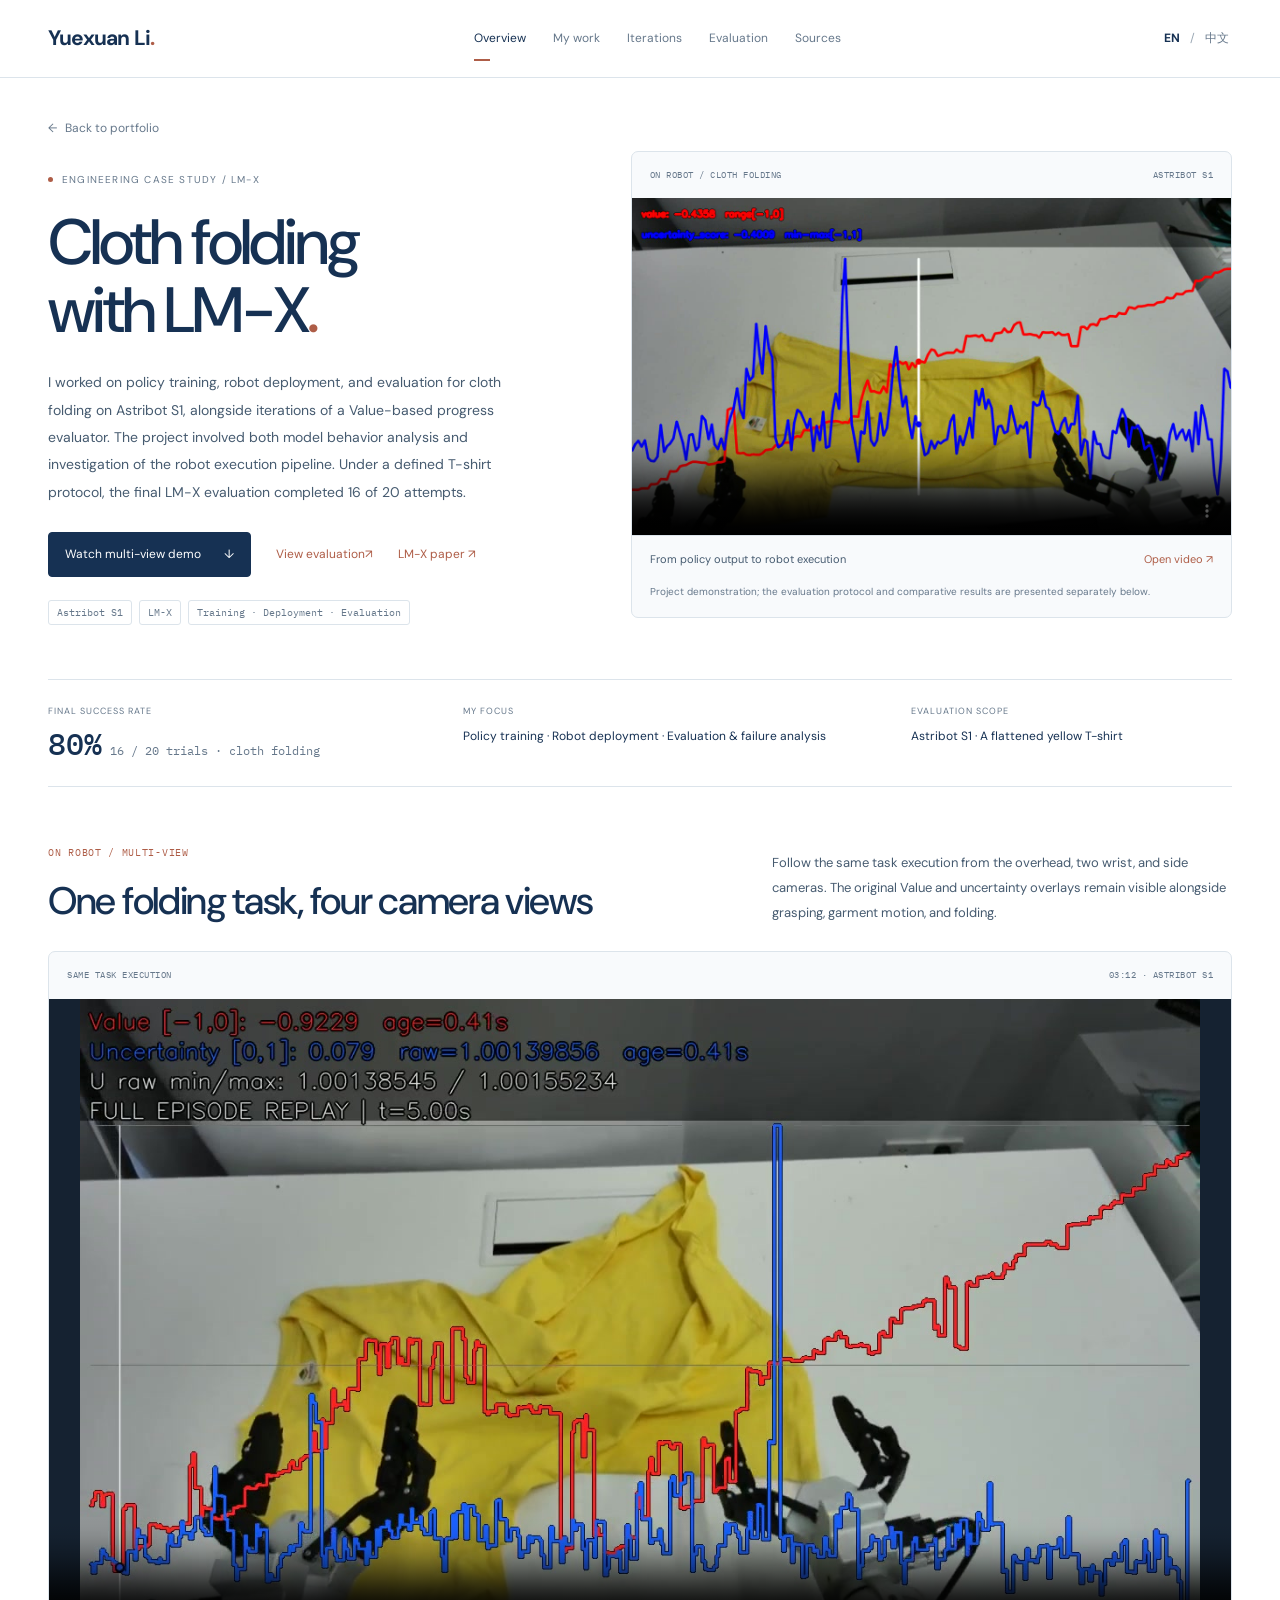
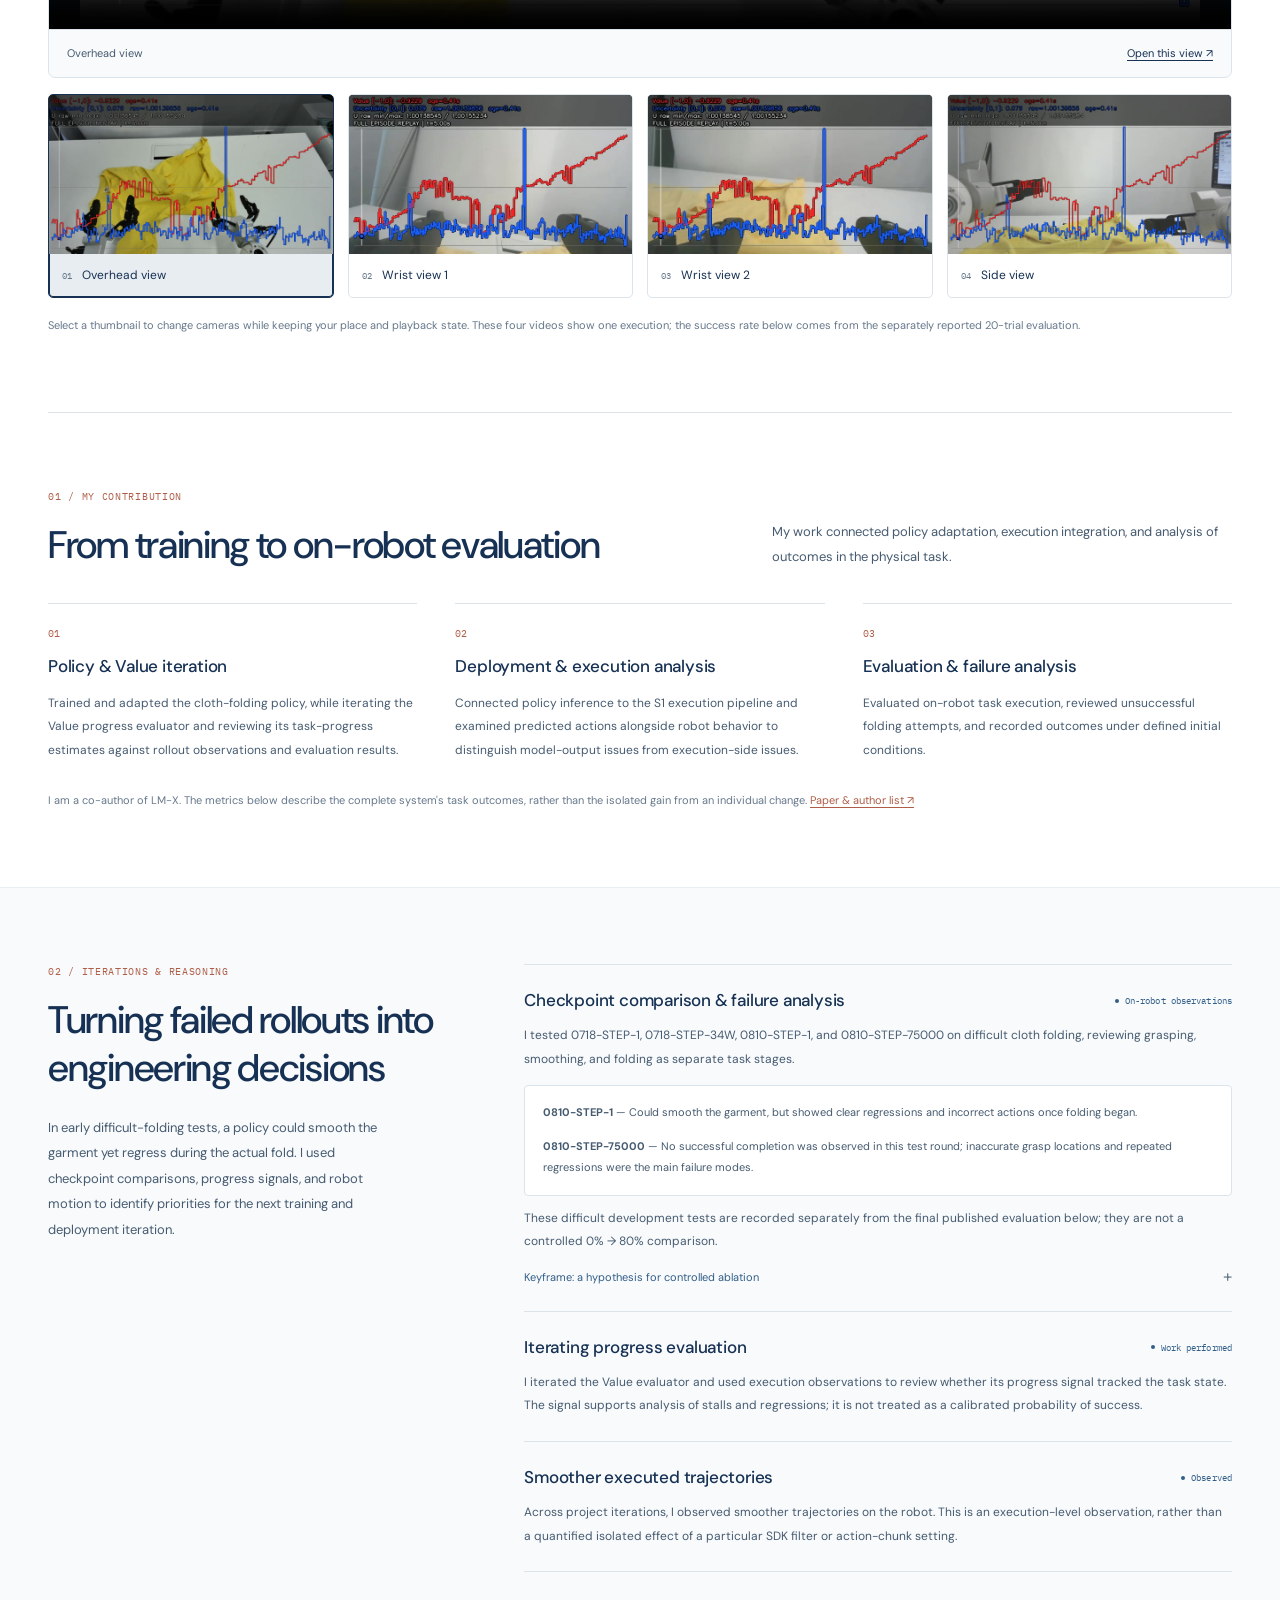
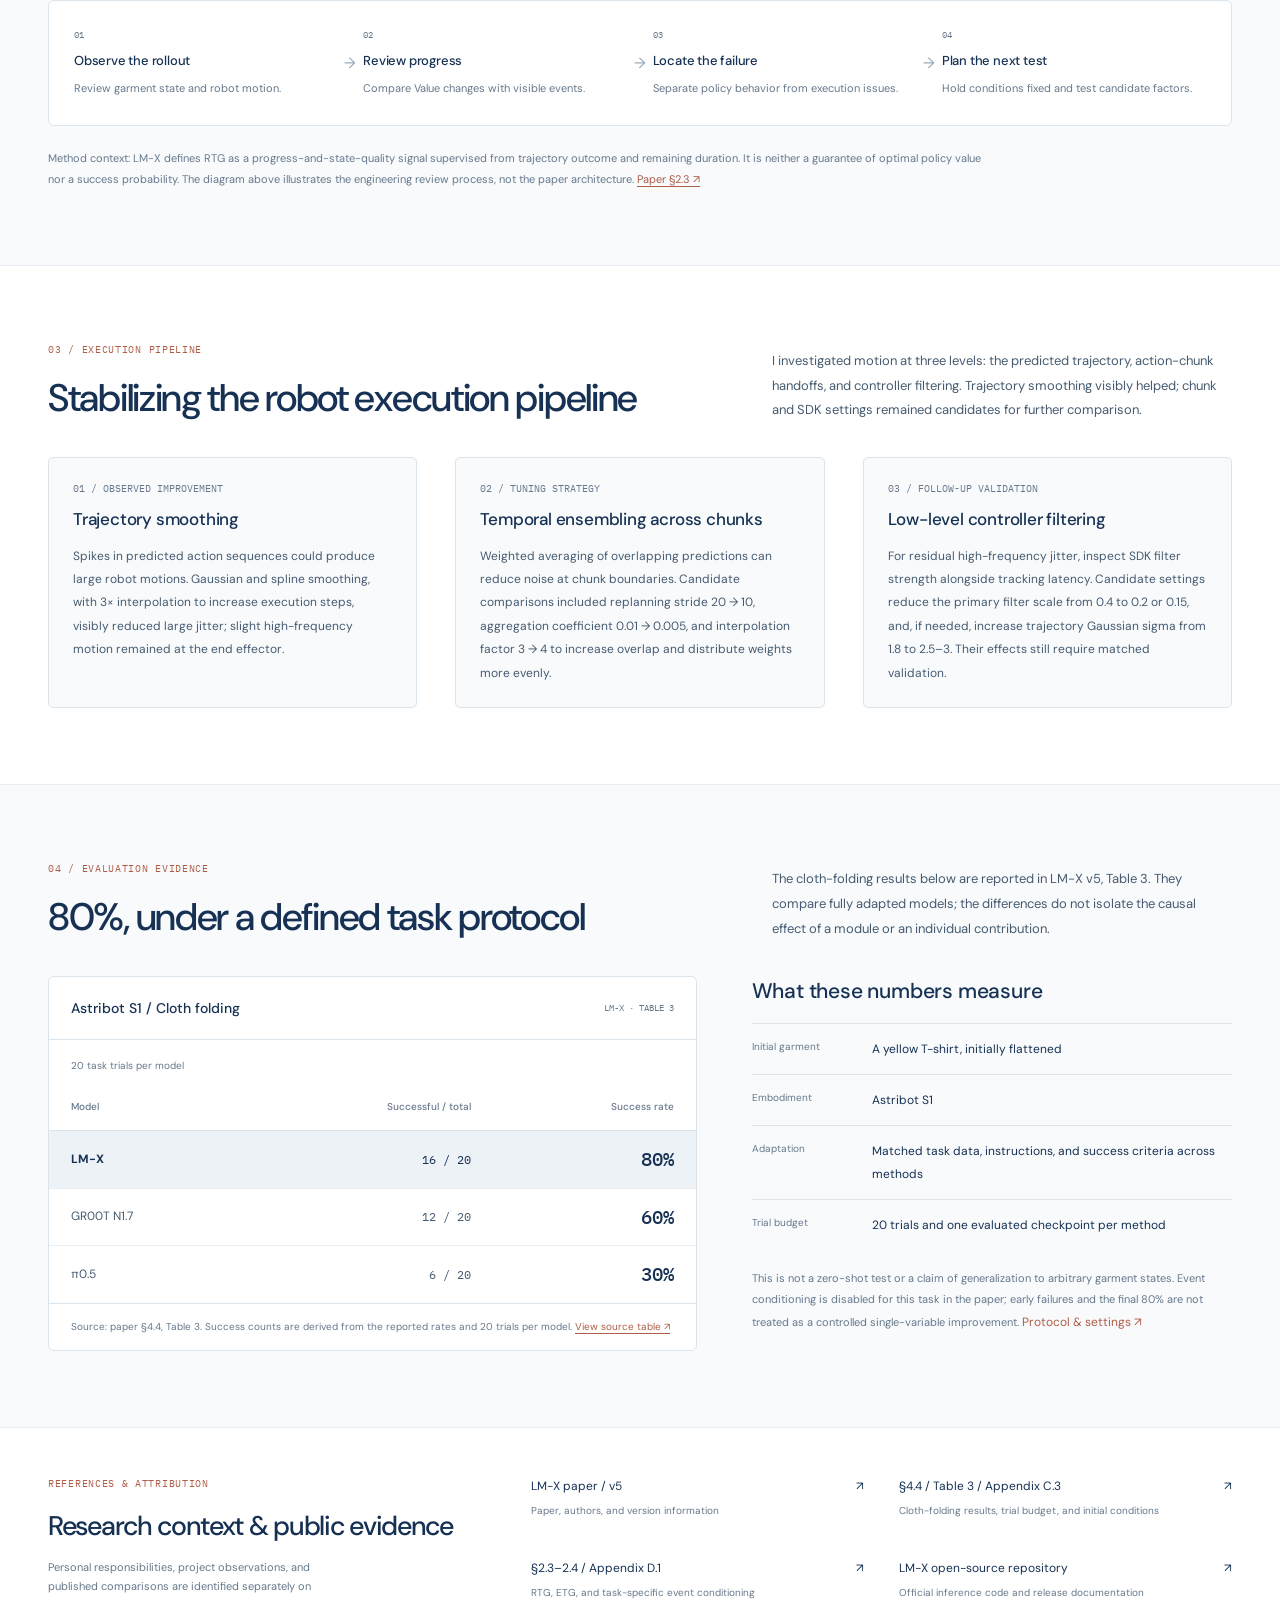
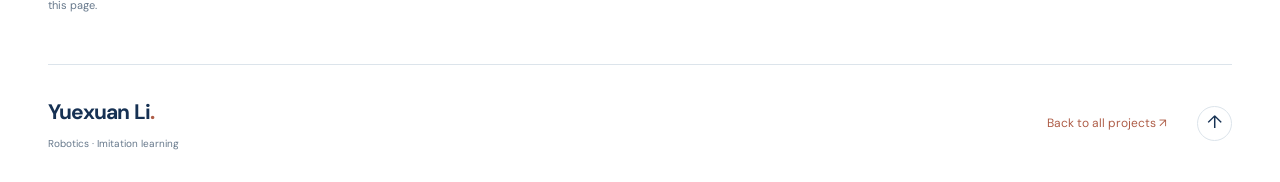
<file: lm-x-cloth-folding/index.html>
<!doctype html>
<html lang="en" data-lang="en">
<head>
<meta charset="utf-8">
<meta name="viewport" content="width=device-width,initial-scale=1">
<meta name="theme-color" content="#f8fafc">
<meta name="description" content="Yuexuan Li's LM-X cloth-folding case study on Astribot S1: policy training, deployment, progress evaluation, and a 16/20 task evaluation.">
<title>LM-X Cloth Folding — Yuexuan Li</title>
<link rel="icon" href="data:image/svg+xml,%3Csvg xmlns='http://www.w3.org/2000/svg' viewBox='0 0 48 48'%3E%3Crect width='48' height='48' rx='12' fill='%23163153'/%3E%3Ctext x='24' y='32' text-anchor='middle' font-family='sans-serif' font-size='23' fill='white'%3ELX%3C/text%3E%3C/svg%3E">
<link rel="stylesheet" href="https://fonts.googleapis.com/css2?family=DM+Sans:wght@400;500;600;700&family=IBM+Plex+Mono:wght@400;500&display=swap" media="print" onload="this.media='all'">
<style>

:root{--ink:#163153;--body:#465b70;--muted:#66788b;--accent:#ae5d47;--blue:#325e87;--line:#dce4eb;--soft:#f3f6f9;--paper:#f8fafc;--surface:#fff;--font:'DM Sans',-apple-system,BlinkMacSystemFont,'Segoe UI','PingFang SC','Microsoft YaHei',sans-serif;--mono:'IBM Plex Mono','SFMono-Regular',Consolas,monospace}
*{box-sizing:border-box}html{scroll-behavior:smooth;scroll-padding-top:98px}body{margin:0;color:var(--body);background:var(--surface);font:400 16px/1.75 var(--font);-webkit-font-smoothing:antialiased}a{color:inherit;text-decoration:none}button{font:inherit;cursor:pointer}h1,h2,h3,p,figure{margin:0}h1,h2,h3{color:var(--ink)}a,button,summary{-webkit-tap-highlight-color:transparent}a:focus-visible,button:focus-visible,summary:focus-visible{outline:3px solid var(--accent);outline-offset:5px}::selection{background:#dbe8f3;color:var(--ink)}.wrap{width:min(1184px,calc(100% - 80px));margin-inline:auto}.mono{font-family:var(--mono)}.skip-link{position:fixed;top:-80px;left:20px;z-index:100;background:var(--ink);color:white;padding:8px 14px}.skip-link:focus{top:15px}.reading-progress{position:fixed;top:0;left:0;right:0;height:3px;z-index:70}.reading-progress div{height:100%;width:0;background:var(--accent)}
.site-header{height:78px;position:sticky;top:0;z-index:50;display:flex;align-items:center;justify-content:space-between;gap:24px;padding:0 max(40px,calc((100vw - 1184px)/2));border-bottom:1px solid var(--line);background:rgba(255,255,255,.96);backdrop-filter:blur(12px)}.wordmark{color:var(--ink);font-size:21px;font-weight:700;letter-spacing:-.8px;white-space:nowrap}.period{color:var(--accent)}.main-nav{display:flex;gap:27px;color:var(--muted);font-size:12px}.main-nav a{position:relative;padding-block:25px;white-space:nowrap}.main-nav a:hover,.main-nav a.active{color:var(--ink)}.main-nav a.active:after{content:'';position:absolute;left:0;bottom:13px;width:16px;height:2px;background:var(--accent)}.language-switch{display:flex;gap:7px;align-items:center;font-size:12px;color:#9aa7b4;white-space:nowrap}.language-switch button{padding:6px 3px;border:0;background:none;color:var(--muted);font-size:12px}.language-switch button[aria-pressed=true]{color:var(--ink);font-weight:700}
.hero{display:grid;grid-template-columns:1fr 1.16fr;gap:64px;align-items:center;padding-top:35px;padding-bottom:54px}.back-link{display:inline-flex;gap:8px;align-items:center;font-size:12px;color:var(--muted);margin-bottom:32px}.back-link:hover,.text-link:hover{color:var(--accent)}.eyebrow{font-size:10px;letter-spacing:1.2px;text-transform:uppercase;color:var(--muted);display:flex;gap:9px;align-items:center}.dot{width:5px;height:5px;border-radius:50%;background:var(--accent);display:inline-block;flex-shrink:0}h1{font-size:clamp(44px,5vw,68px);font-weight:500;line-height:1.07;letter-spacing:-3px;margin-top:20px}.hero-summary{font-size:14px;line-height:1.95;margin-top:24px;max-width:480px}.hero-actions{display:flex;gap:25px;align-items:center;flex-wrap:wrap;margin-top:26px}.button{display:inline-flex;align-items:center;justify-content:center;gap:23px;font-size:12px;padding:11px 16px;border:1px solid var(--ink);border-radius:4px;background:var(--ink);color:white}.button:hover{background:#294d73}.text-link{font-size:12px;color:var(--accent)}.text-link:hover{text-decoration:underline;text-underline-offset:4px}.tags{display:flex;gap:7px;flex-wrap:wrap;margin-top:23px}.tags span{font:10px/1.7 var(--mono);color:var(--muted);border:1px solid var(--line);border-radius:3px;padding:3px 8px}.video-panel{align-self:center;border:1px solid var(--line);border-radius:7px;overflow:hidden;background:var(--paper);margin-top:31px}.figure-heading{display:flex;justify-content:space-between;gap:15px;padding:16px 18px;font:9px/1.6 var(--mono);letter-spacing:.5px;color:var(--muted)}.video-panel video{display:block;width:100%;aspect-ratio:16/9;object-fit:contain;background:#152231}.video-panel figcaption{padding:14px 18px;border-top:1px solid var(--line);font-size:11px;display:flex;justify-content:space-between;gap:15px;align-items:center}.video-panel figcaption a{color:var(--accent);white-space:nowrap}.video-note{font-size:10px;line-height:1.8;color:var(--muted);padding:0 18px 16px}.project-meta{display:grid;grid-template-columns:1.2fr 1.3fr 1fr;gap:30px;padding:24px 0;border-block:1px solid var(--line)}.meta-label{display:block;font-size:9px;letter-spacing:1px;text-transform:uppercase;color:var(--muted);margin-bottom:6px}.project-meta p{font-size:12px;color:var(--ink)}.metric{font:500 30px/1.2 var(--mono);color:var(--ink)}.metric small{font-size:12px;color:var(--muted);font-weight:400;margin-left:8px}
.section{padding-block:76px}.section-number{font:10px/1.6 var(--mono);letter-spacing:.7px;text-transform:uppercase;color:var(--accent);margin-bottom:17px}h2{font-size:clamp(28px,3vw,39px);line-height:1.24;font-weight:500;letter-spacing:-1.3px}h3{font-size:17px;line-height:1.5;font-weight:500;letter-spacing:-.2px}.section-heading{display:flex;align-items:flex-end;justify-content:space-between;gap:65px;margin-bottom:34px}.section-heading>div{flex:1.25}.section-heading>p{flex:1;font-size:13px;line-height:1.9;max-width:460px}.three-column{display:grid;grid-template-columns:repeat(3,1fr);gap:38px}.work-item{border-top:1px solid var(--line);padding-top:21px}.item-number{display:block;font:10px/1.7 var(--mono);color:var(--accent);margin-bottom:12px}.work-item p,.check-item p{font-size:12px;line-height:1.95;margin-top:12px}.authorship{font-size:11px;line-height:1.9;color:var(--muted);margin-top:28px}.authorship a{color:var(--accent);text-decoration:underline;text-underline-offset:3px}.tinted{background:var(--paper);border-block:1px solid #e8eef3}.decision-layout{display:grid;grid-template-columns:.85fr 1.5fr;gap:75px}.section-intro>p:last-child{font-size:13px;line-height:1.95;margin-top:23px;max-width:345px}.decision-list{border-top:1px solid var(--line)}.decision-item{padding:23px 0;border-bottom:1px solid var(--line)}.decision-heading{display:flex;gap:18px;align-items:center;justify-content:space-between}.status{display:inline-flex;align-items:center;gap:6px;flex-shrink:0;font:9px/1.7 var(--mono);color:var(--blue);letter-spacing:.1px}.status:before{content:'';width:4px;height:4px;border-radius:50%;background:currentColor}.status.hypothesis{color:var(--accent)}.decision-item p{font-size:12px;line-height:1.95;margin-top:11px}.decision-item details{margin-top:15px}.decision-item summary{list-style:none;display:flex;justify-content:space-between;gap:15px;cursor:pointer;font-size:11px;color:var(--blue)}summary::-webkit-details-marker{display:none}.detail-plus{font-size:17px;color:var(--muted);line-height:1}details[open] .detail-plus{transform:rotate(45deg)}.detail-copy{background:white;border:1px solid var(--line);border-radius:4px;padding:16px 18px;margin-top:14px}.detail-copy p{font-size:11px;margin-top:0}.detail-copy p+p{margin-top:12px}.detail-copy a{color:var(--accent);text-decoration:underline;text-underline-offset:3px}.scope-note{font-size:11px;line-height:1.9;color:var(--muted);margin-top:24px}
.progress-loop{display:grid;grid-template-columns:repeat(4,1fr);gap:25px;border:1px solid var(--line);border-radius:6px;background:white;padding:26px 25px;margin-top:28px}.loop-step{position:relative;min-width:0}.loop-step:not(:last-child):after{content:'→';position:absolute;right:-18px;top:23px;font-size:15px;color:#94a8b9}.loop-step .mono{display:block;font-size:9px;color:var(--muted);margin-bottom:8px}.loop-step h3{font-size:13px}.loop-step p{font-size:11px;line-height:1.85;margin-top:8px;color:var(--muted)}.value-explainer{margin-top:22px;font-size:11px;line-height:1.9;color:var(--muted);max-width:950px}.value-explainer a{color:var(--accent);text-decoration:underline;text-underline-offset:3px}.check-item{padding:22px 24px;border:1px solid var(--line);border-radius:5px;background:var(--paper)}.check-item .item-number{color:var(--muted);margin-bottom:10px}
.evidence-layout{display:grid;grid-template-columns:1.35fr 1fr;gap:55px;align-items:start}.result-panel{background:white;border:1px solid var(--line);border-radius:6px;overflow:hidden}.result-heading{display:flex;align-items:center;justify-content:space-between;gap:18px;padding:19px 22px;border-bottom:1px solid var(--line)}.result-heading strong{font-size:14px;font-weight:500;color:var(--ink)}.result-heading .mono{font-size:9px;color:var(--muted)}.table-scroll{overflow-x:auto}table{border-collapse:collapse;width:100%;font-size:12px}caption{text-align:left;font-size:10px;color:var(--muted);padding:17px 22px 8px}th,td{padding:15px 22px;text-align:left;white-space:nowrap}th{font-size:10px;font-weight:500;color:var(--muted);border-bottom:1px solid var(--line)}td{border-bottom:1px solid #e8eef3}th:not(:first-child),td:not(:first-child){text-align:right}tbody tr:last-child td{border-bottom:0}.highlight{background:#edf2f6;color:var(--ink)}.highlight td:first-child{font-weight:700}td.rate{font:500 19px/1.4 var(--mono);color:var(--ink)}.source-note{padding:14px 22px;border-top:1px solid var(--line);font-size:10px;line-height:1.85;color:var(--muted)}.source-note a{color:var(--accent);text-decoration:underline;text-underline-offset:3px}.protocol h3{font-size:21px;margin-bottom:16px}.protocol dl{margin:0}.protocol dl>div{border-top:1px solid var(--line);padding:14px 0;display:grid;grid-template-columns:100px 1fr;gap:20px}.protocol dt{font-size:10px;color:var(--muted)}.protocol dd{margin:0;font-size:12px;color:var(--ink);line-height:1.85}.protocol>p{font-size:11px;line-height:1.95;color:var(--muted);margin-top:18px}
.references{padding-block:48px;display:grid;grid-template-columns:1fr 1.7fr;gap:70px}.references h2{font-size:27px}.references>div>p:last-child{font-size:11px;color:var(--muted);margin-top:15px;max-width:280px}.references ol{list-style:none;padding:0;margin:0;display:grid;grid-template-columns:1fr 1fr;gap:25px 35px}.references li>a{font-size:12px;color:var(--ink);display:flex;justify-content:space-between;gap:12px;line-height:1.7}.references li>a:hover{color:var(--accent)}.references li small{display:block;font-size:10px;line-height:1.8;color:var(--muted);margin-top:5px}.site-footer{display:flex;align-items:center;gap:30px;border-top:1px solid var(--line);padding-block:29px}.site-footer>div{margin-right:auto}.site-footer p{font-size:10px;color:var(--muted);margin-top:5px}.to-top{display:grid;place-items:center;width:35px;height:35px;border:1px solid var(--line);border-radius:50%;font-size:18px;color:var(--ink)}.to-top:hover{background:var(--soft)}.noscript-note{background:var(--soft);padding:15px;text-align:center;font-size:12px}
html[data-lang=zh] h1{letter-spacing:-2px}html[data-lang=zh] h2{letter-spacing:-.7px;line-height:1.4}
@media(max-width:960px){.main-nav{gap:17px}.hero{gap:32px}.decision-layout{gap:40px}.evidence-layout{gap:30px}.section-heading{gap:35px}.three-column{gap:24px}.references{gap:35px}.project-meta{gap:24px}}
@media(max-width:800px){.wrap{width:calc(100% - 48px)}.site-header{padding-inline:24px;gap:18px}.main-nav{margin-left:auto}.main-nav a:nth-child(3),.main-nav a:nth-child(5){display:none}.hero{grid-template-columns:1fr;gap:24px;padding-bottom:38px}.hero-copy{max-width:650px}.hero-summary{max-width:620px}.video-panel{margin-top:0}.project-meta{grid-template-columns:1fr 1fr}.project-meta>div:last-child{grid-column:1/-1}.section{padding-block:60px}.section-heading{align-items:flex-start;flex-direction:column;gap:21px}.section-heading>p{max-width:650px}.decision-layout{grid-template-columns:1fr;gap:30px}.section-intro>p:last-child{max-width:650px}.evidence-layout{grid-template-columns:1fr;gap:35px}.protocol dl>div{grid-template-columns:130px 1fr}.references{grid-template-columns:1fr;gap:28px}.references>div>p:last-child{max-width:650px}.three-column{gap:20px}.check-item{padding:20px 18px}}
@media(max-width:580px){html{scroll-padding-top:80px}.wrap{width:calc(100% - 40px)}.site-header{height:65px;padding-inline:20px;gap:12px}.wordmark{font-size:18px}.main-nav{gap:14px;font-size:10px}.main-nav a{padding-block:21px}.main-nav a:nth-child(2){display:none}.main-nav a.active:after{bottom:9px}.language-switch{gap:3px}.language-switch button{font-size:10px;padding:6px 2px}.hero{padding-top:23px;gap:24px}.back-link{font-size:11px;margin-bottom:26px}.eyebrow{font-size:8px;letter-spacing:.8px}h1{font-size:clamp(42px,11.4vw,58px);letter-spacing:-2.4px}.hero-summary{font-size:13px;line-height:1.9;margin-top:20px}.hero-actions{gap:22px;margin-top:22px}.button,.text-link{font-size:11px}.tags span{font-size:9px}.figure-heading{padding:13px 15px;font-size:8px}.video-panel figcaption{padding:12px 15px;font-size:10px;align-items:flex-start}.video-note{padding:0 15px 14px;font-size:9px}.project-meta{padding-block:21px;gap:20px}.meta-label{font-size:8px}.project-meta p{font-size:11px}.metric{font-size:28px}.metric small{display:block;margin:5px 0 0;font-size:10px}.section{padding-block:52px}.section-number{font-size:9px;margin-bottom:14px}h2{font-size:29px;letter-spacing:-.8px}.section-heading>p,.section-intro>p:last-child{font-size:12px}.three-column{grid-template-columns:1fr;gap:24px}.work-item{padding-top:18px}.item-number{margin-bottom:8px}.work-item p{margin-top:8px}.authorship{font-size:10px;margin-top:23px}.decision-heading{align-items:flex-start;gap:12px}.decision-heading h3{font-size:16px}.status{font-size:8px;margin-top:4px}.decision-item{padding:21px 0}.decision-item p{font-size:12px}.detail-copy{padding:14px}.detail-copy p{font-size:11px}.scope-note,.value-explainer{font-size:10px}.progress-loop{grid-template-columns:1fr 1fr;gap:24px;padding:22px 18px}.loop-step:not(:last-child):after{display:none}.loop-step h3{font-size:12px}.loop-step p{font-size:10px}.check-item{padding:21px}.result-heading{padding:17px 18px;align-items:flex-start}.result-heading strong{font-size:13px}.result-heading .mono{font-size:8px;text-align:right}caption{padding:15px 18px 7px;font-size:9px}th,td{padding:14px 18px}th{font-size:9px}td{font-size:11px}td.rate{font-size:18px}.source-note{padding:13px 18px;font-size:9px}.protocol h3{font-size:20px}.protocol dl>div{grid-template-columns:90px 1fr;gap:18px}.protocol dd{font-size:11px}.protocol>p{font-size:10px}.references{padding-block:36px}.references h2{font-size:25px}.references ol{grid-template-columns:1fr;gap:22px}.site-footer{padding-block:25px;gap:16px;flex-wrap:wrap}.site-footer>.text-link{order:3;flex-basis:100%}.site-footer p{font-size:9px}}

/* Multi-camera replay */
.multiview-section{padding-top:58px;border-bottom:1px solid var(--line)}
.multiview-section .section-heading{margin-bottom:26px}
.multiview-player{border:1px solid var(--line);border-radius:7px;overflow:hidden;background:var(--paper)}
.multiview-player video{display:block;width:100%;aspect-ratio:16/9;object-fit:contain;background:#152231;max-height:630px}
.multiview-player figcaption{display:flex;align-items:center;justify-content:space-between;gap:18px;padding:14px 18px;font-size:11px;border-top:1px solid var(--line)}
.multiview-player figcaption a{color:var(--ink);text-decoration:underline;text-underline-offset:3px;white-space:nowrap}
.camera-views{display:grid;grid-template-columns:repeat(4,minmax(0,1fr));gap:14px;margin-top:16px}
.camera-view{min-width:0;padding:0;border:1px solid var(--line);border-radius:5px;overflow:hidden;text-align:left;color:var(--ink);background:white}
.camera-view img{display:block;width:100%;height:auto;aspect-ratio:16/9;object-fit:contain;background:#152231}
.camera-view>span{display:flex;gap:10px;align-items:center;padding:11px 13px;font-size:12px}
.camera-view .mono{font-size:9px;color:var(--muted)}
.camera-view:hover{background:var(--soft)}
.camera-view[aria-pressed=true]{background:#e8edf2;border-color:var(--ink);box-shadow:inset 0 0 0 1px var(--ink)}
.camera-view:focus-visible{outline:3px solid var(--ink);outline-offset:3px}
.multiview-note{font-size:11px;line-height:1.85;color:var(--muted);margin-top:17px}
#multiview-error{font-size:12px;color:var(--ink);padding:0 18px}
#multiview-error:not(:empty){padding-block:12px}
@media(max-width:580px){.multiview-section{padding-top:42px}.camera-views{grid-template-columns:repeat(2,minmax(0,1fr));gap:11px}.camera-view>span{padding:9px 10px;font-size:11px}.multiview-player figcaption{padding:12px 14px;font-size:10px}.multiview-note{font-size:10px}}

@media(prefers-reduced-motion:reduce){html{scroll-behavior:auto}}
</style>
</head>
<body>
<a class="skip-link" href="#main" data-zh="跳转到正文">Skip to content</a>
<div class="reading-progress" aria-hidden="true"><div id="reading-progress"></div></div>
<header class="site-header">
<a class="wordmark" href="../#research" aria-label="Yuexuan Li, back to portfolio" data-label-en="Yuexuan Li, back to portfolio" data-label-zh="李玥萱，返回个人作品集">Yuexuan Li<span class="period">.</span></a>
<nav class="main-nav" aria-label="Project sections" data-label-en="Project sections" data-label-zh="项目章节导航"><a href="#overview" data-zh="项目">Overview</a><a href="#work" data-zh="职责">My work</a><a href="#decisions" data-zh="迭代">Iterations</a><a href="#evidence" data-zh="评测">Evaluation</a><a href="#references" data-zh="资料">Sources</a></nav>
<div class="language-switch" role="group" aria-label="Language / 语言"><button type="button" data-language="en" aria-pressed="true">EN</button><span aria-hidden="true">/</span><button type="button" data-language="zh" aria-pressed="false">中文</button></div>
</header>
<main id="main">
<section class="hero wrap" id="overview">
<div class="hero-copy">
<a class="back-link" href="../#research"><span aria-hidden="true">←</span><span data-zh="返回作品集">Back to portfolio</span></a>
<p class="eyebrow"><span class="dot"></span><span data-zh="工程项目 / LM-X 具身智能">Engineering case study / LM-X</span></p>
<h1><span data-zh="星尘 S1">Cloth folding</span><br><span data-zh="LM-X 叠衣服">with LM-X</span><span class="period">.</span></h1>
<p class="hero-summary" data-zh="我负责星尘 S1 叠衣服项目的策略训练、真机部署与评测，并迭代基于 Value 的任务进度评估。项目同时涉及模型行为分析和机器人执行链路排查。在明确的 T 恤初始条件下，最终 LM-X 评测完成了 20 次尝试中的 16 次。">I worked on policy training, robot deployment, and evaluation for cloth folding on Astribot S1, alongside iterations of a Value-based progress evaluator. The project involved both model behavior analysis and investigation of the robot execution pipeline. Under a defined T-shirt protocol, the final LM-X evaluation completed 16 of 20 attempts.</p>
<div class="hero-actions"><a class="button" href="#demo"><span data-zh="观看多视角演示">Watch multi-view demo</span><span aria-hidden="true">↓</span></a><a class="text-link" href="#evidence"><span data-zh="查看评测">View evaluation</span><span aria-hidden="true">↗</span></a><a class="text-link" href="https://arxiv.org/abs/2608.25757v5" target="_blank" rel="noopener noreferrer" data-zh="LM-X 论文 ↗">LM-X paper ↗</a></div>
<div class="tags"><span>Astribot S1</span><span>LM-X</span><span data-zh="训练 · 部署 · 评测">Training · Deployment · Evaluation</span></div>
</div>
<figure class="video-panel">
<div class="figure-heading"><span data-zh="真机演示 / 叠衣服">ON ROBOT / CLOTH FOLDING</span><span>ASTRIBOT S1</span></div>
<video controls playsinline preload="metadata" poster="../assets/video/astribot-fold-poster.jpg" aria-label="Astribot S1 folding a T-shirt with LM-X" data-label-en="Astribot S1 folding a T-shirt with LM-X" data-label-zh="星尘 S1 使用 LM-X 完成 T 恤折叠的视频"><source src="../assets/video/astribot-fold.mp4" type="video/mp4"><a href="../assets/video/astribot-fold.mp4" data-zh="打开叠衣服演示视频">Open the cloth-folding video</a></video>
<figcaption><span data-zh="从策略输出到真机执行">From policy output to robot execution</span><a href="../assets/video/astribot-fold.mp4" target="_blank" rel="noopener noreferrer" data-zh="打开视频 ↗">Open video ↗</a></figcaption>
<p class="video-note" data-zh="项目演示视频；下方单独列出评测协议与对照结果。">Project demonstration; the evaluation protocol and comparative results are presented separately below.</p>
</figure>
</section>
<div class="project-meta wrap">
<div><span class="meta-label" data-zh="最终成功率">Final success rate</span><div class="metric">80%<small data-zh="16 / 20 次 · 叠衣服">16 / 20 trials · cloth folding</small></div></div>
<div><span class="meta-label" data-zh="我的工作">My focus</span><p data-zh="策略训练 · 真机部署 · 评测与失败分析">Policy training · Robot deployment · Evaluation & failure analysis</p></div>
<div><span class="meta-label" data-zh="实验边界">Evaluation scope</span><p data-zh="星尘 S1 · 初始平摊的黄色 T 恤">Astribot S1 · A flattened yellow T-shirt</p></div>
</div>


<section class="section wrap multiview-section" id="demo" aria-labelledby="demo-title">
<div class="section-heading"><div><p class="section-number" data-zh="真机演示 / 多视角">On robot / Multi-view</p><h2 id="demo-title" data-zh="一次折叠，四个观察视角">One folding task, four camera views</h2></div><p data-zh="从俯视、两路腕部与侧面观察同一次任务执行，结合画面中保留的 Value 与不确定性曲线，查看抓取、衣物状态变化和折叠过程。">Follow the same task execution from the overhead, two wrist, and side cameras. The original Value and uncertainty overlays remain visible alongside grasping, garment motion, and folding.</p></div>
<figure class="multiview-player">
<div class="figure-heading"><span data-zh="同一次任务执行">SAME TASK EXECUTION</span><span>03:12 · ASTRIBOT S1</span></div>
<video id="multiview-video" controls playsinline muted preload="none" poster="../assets/video/astribot-fold-overhead.jpg" src="../assets/video/astribot-fold-overhead.mp4" aria-label="Cloth-folding replay — Overhead view" aria-describedby="multiview-help"><a href="../assets/video/astribot-fold-overhead.mp4" data-zh="打开俯视视频">Open the overhead video</a></video>
<figcaption><span id="multiview-current" aria-live="polite">Overhead view</span><a id="multiview-open" href="../assets/video/astribot-fold-overhead.mp4" target="_blank" rel="noopener noreferrer" data-zh="单独打开此视角 ↗">Open this view ↗</a></figcaption>
<p id="multiview-error" role="status"></p>
</figure>
<div class="camera-views" role="group" aria-label="Choose a camera view" data-label-en="Choose a camera view" data-label-zh="选择相机视角">
<button class="camera-view" type="button" data-camera="overhead" data-name-en="Overhead view" data-name-zh="俯视" aria-controls="multiview-video" aria-pressed="true"><img src="../assets/video/astribot-fold-overhead.jpg" alt="" loading="lazy" width="320" height="180"><span><span class="mono" aria-hidden="true">01</span><span data-zh="俯视">Overhead view</span></span></button>
<button class="camera-view" type="button" data-camera="wrist-1" data-name-en="Wrist view 1" data-name-zh="腕部视角 1" aria-controls="multiview-video" aria-pressed="false"><img src="../assets/video/astribot-fold-wrist-1.jpg" alt="" loading="lazy" width="320" height="180"><span><span class="mono" aria-hidden="true">02</span><span data-zh="腕部视角 1">Wrist view 1</span></span></button>
<button class="camera-view" type="button" data-camera="wrist-2" data-name-en="Wrist view 2" data-name-zh="腕部视角 2" aria-controls="multiview-video" aria-pressed="false"><img src="../assets/video/astribot-fold-wrist-2.jpg" alt="" loading="lazy" width="320" height="180"><span><span class="mono" aria-hidden="true">03</span><span data-zh="腕部视角 2">Wrist view 2</span></span></button>
<button class="camera-view" type="button" data-camera="side" data-name-en="Side view" data-name-zh="侧面" aria-controls="multiview-video" aria-pressed="false"><img src="../assets/video/astribot-fold-side.jpg" alt="" loading="lazy" width="320" height="180"><span><span class="mono" aria-hidden="true">04</span><span data-zh="侧面">Side view</span></span></button>
</div>
<p class="multiview-note" id="multiview-help" data-zh="选择缩略图可切换相机，并保留当前播放进度与播放状态。四段视频展示同一次执行；下方成功率仍来自单独列出的 20 次任务评测。">Select a thumbnail to change cameras while keeping your place and playback state. These four videos show one execution; the success rate below comes from the separately reported 20-trial evaluation.</p>
<noscript><p class="multiview-note">Camera views / 相机视角: <a href="../assets/video/astribot-fold-overhead.mp4">Overhead / 俯视</a> · <a href="../assets/video/astribot-fold-wrist-1.mp4">Wrist 1 / 腕部 1</a> · <a href="../assets/video/astribot-fold-wrist-2.mp4">Wrist 2 / 腕部 2</a> · <a href="../assets/video/astribot-fold-side.mp4">Side / 侧面</a></p></noscript>
</section>

<section class="section wrap" id="work" aria-labelledby="work-title">
<div class="section-heading"><div><p class="section-number">01 / <span data-zh="个人职责">My contribution</span></p><h2 id="work-title" data-zh="从训练到真机评测">From training to on-robot evaluation</h2></div><p data-zh="我的工作覆盖策略适配、执行链路集成以及真实任务中的结果分析。">My work connected policy adaptation, execution integration, and analysis of outcomes in the physical task.</p></div>
<div class="three-column">
<article class="work-item"><span class="item-number">01</span><h3 data-zh="策略与 Value 模型迭代">Policy & Value iteration</h3><p data-zh="训练并适配叠衣服策略，同时迭代 Value 进度评估模型，结合 rollout 观察与评测结果检查其对任务进展的判断。">Trained and adapted the cloth-folding policy, while iterating the Value progress evaluator and reviewing its task-progress estimates against rollout observations and evaluation results.</p></article>
<article class="work-item"><span class="item-number">02</span><h3 data-zh="真机部署与执行分析">Deployment & execution analysis</h3><p data-zh="将策略推理接入 S1 执行链路，检查预测动作与真实机器人行为，区分模型输出问题和执行侧问题。">Connected policy inference to the S1 execution pipeline and examined predicted actions alongside robot behavior to distinguish model-output issues from execution-side issues.</p></article>
<article class="work-item"><span class="item-number">03</span><h3 data-zh="任务评测与失败分析">Evaluation & failure analysis</h3><p data-zh="开展真机任务评测，复盘未完成的折叠过程，并在明确的初始条件下记录成功与失败。">Evaluated on-robot task execution, reviewed unsuccessful folding attempts, and recorded outcomes under defined initial conditions.</p></article>
</div>
<p class="authorship"><span data-zh="我是 LM-X 论文的共同作者之一。下方指标描述完整系统的任务结果，不代表某一项个人改动的独立增益。">I am a co-author of LM-X. The metrics below describe the complete system's task outcomes, rather than the isolated gain from an individual change.</span> <a href="https://arxiv.org/abs/2608.25757v5" target="_blank" rel="noopener noreferrer" data-zh="论文与作者名单 ↗">Paper & author list ↗</a></p>
</section>

<section class="section tinted" id="decisions" aria-labelledby="decisions-title"><div class="wrap">
<div class="decision-layout">
<div class="section-intro"><p class="section-number">02 / <span data-zh="迭代与判断">Iterations & reasoning</span></p><h2 id="decisions-title" data-zh="从失败行为定位改进方向">Turning failed rollouts into engineering decisions</h2><p data-zh="困难叠衣服的早期测试中，策略能够捋平衣物，却经常在正式折叠阶段回退。我结合检查点对比、任务进度信号和真机动作，定位下一轮训练与部署优化的方向。">In early difficult-folding tests, a policy could smooth the garment yet regress during the actual fold. I used checkpoint comparisons, progress signals, and robot motion to identify priorities for the next training and deployment iteration.</p></div>
<div class="decision-list">
<article class="decision-item"><div class="decision-heading"><h3 data-zh="检查点对比与失败分析">Checkpoint comparison &amp; failure analysis</h3><span class="status" data-zh="真机观察">On-robot observations</span></div>
<p data-zh="我对 0718-STEP-1、0718-STEP-34W、0810-STEP-1 和 0810-STEP-75000 开展困难叠衣服测试，按任务阶段检查抓取、捋平和折叠表现。">I tested 0718-STEP-1, 0718-STEP-34W, 0810-STEP-1, and 0810-STEP-75000 on difficult cloth folding, reviewing grasping, smoothing, and folding as separate task stages.</p>
<div class="detail-copy"><p><b>0810-STEP-1</b> — <span data-zh="能够捋平衣物，但进入正式折叠后出现明显回退与动作错误。">Could smooth the garment, but showed clear regressions and incorrect actions once folding began.</span></p><p><b>0810-STEP-75000</b> — <span data-zh="在这一轮测试中未观察到成功完成，主要问题是抓取位置不准及折叠过程反复回退。">No successful completion was observed in this test round; inaccurate grasp locations and repeated regressions were the main failure modes.</span></p></div>
<p data-zh="这些开发阶段的困难测试与下方最终论文评测分别记录，不能直接视为同一受控实验中的 0% → 80%。">These difficult development tests are recorded separately from the final published evaluation below; they are not a controlled 0% → 80% comparison.</p>
<details><summary><span data-zh="Keyframe：待消融验证的排查方向">Keyframe: a hypothesis for controlled ablation</span><span class="detail-plus" aria-hidden="true">+</span></summary><div class="detail-copy"><p data-zh="多轮失败提示 Keyframe 条件可能干扰动作策略。下一步需固定数据、初始化及测试条件，对该分支进行开关消融，再比较任务成功率和回退行为。">Repeated failures suggested that Keyframe conditioning might interfere with the action policy. A matched on/off ablation, holding data, initialization, and test conditions fixed, is needed to measure its effect on completion and regressions.</p><p><span data-zh="工程排查中的 Keyframe 称呼不等同于单张图像或单个位姿：论文 ETG 描述通往下一个语义事件的动作序列。论文的叠衣服配置关闭事件条件，但这本身不构成对早期失败原因的证明。">The engineering term Keyframe should not be equated with a single image or pose: the paper’s ETG represents an action sequence to the next semantic event. The published cloth-folding setup disables event conditioning, which alone does not establish the cause of early failures.</span> <a href="https://arxiv.org/html/2608.25757v5#A4.SS1" target="_blank" rel="noopener noreferrer" data-zh="论文附录 D.1 ↗">Paper Appendix D.1 ↗</a></p></div></details></article>
<article class="decision-item"><div class="decision-heading"><h3 data-zh="迭代任务进度评估">Iterating progress evaluation</h3><span class="status" data-zh="已开展工作">Work performed</span></div><p data-zh="我迭代 Value 评估模型，并用执行过程检查进度信号是否与任务状态一致。进度分数用于辅助分析停滞与回退，不被当作校准后的成功概率。">I iterated the Value evaluator and used execution observations to review whether its progress signal tracked the task state. The signal supports analysis of stalls and regressions; it is not treated as a calibrated probability of success.</p></article>
<article class="decision-item"><div class="decision-heading"><h3 data-zh="执行轨迹更加平滑">Smoother executed trajectories</h3><span class="status" data-zh="已观察到">Observed</span></div><p data-zh="在项目迭代过程中，我观察到真机执行轨迹变得更平滑。这是执行层面的观察，并不意味着某个 SDK 滤波参数或 chunk 设置已被单独量化验证。">Across project iterations, I observed smoother trajectories on the robot. This is an execution-level observation, rather than a quantified isolated effect of a particular SDK filter or action-chunk setting.</p></article>
</div>
</div>
<div class="progress-loop" role="group" aria-label="Engineering review loop" data-label-en="Engineering review loop" data-label-zh="工程迭代与复盘流程">
<div class="loop-step"><span class="mono">01</span><h3 data-zh="采集执行观察">Observe the rollout</h3><p data-zh="检查衣物状态与机器人动作。">Review garment state and robot motion.</p></div>
<div class="loop-step"><span class="mono">02</span><h3 data-zh="检查进度信号">Review progress</h3><p data-zh="将 Value 变化与可见事件对照。">Compare Value changes with visible events.</p></div>
<div class="loop-step"><span class="mono">03</span><h3 data-zh="区分失败环节">Locate the failure</h3><p data-zh="区分策略行为与执行链路问题。">Separate policy behavior from execution issues.</p></div>
<div class="loop-step"><span class="mono">04</span><h3 data-zh="设计下一轮评测">Plan the next test</h3><p data-zh="固定条件，检查候选因素。">Hold conditions fixed and test candidate factors.</p></div>
</div>
<p class="value-explainer"><span data-zh="方法背景：LM-X 论文将相关的进度与状态质量信号定义为 RTG，根据轨迹结果和剩余时长构造监督。它不是最优策略价值的保证，也不是成功概率。上图是本页的工程复盘流程，不是论文架构图。">Method context: LM-X defines RTG as a progress-and-state-quality signal supervised from trajectory outcome and remaining duration. It is neither a guarantee of optimal policy value nor a success probability. The diagram above illustrates the engineering review process, not the paper architecture.</span> <a href="https://arxiv.org/html/2608.25757v5#S2.SS3" target="_blank" rel="noopener noreferrer" data-zh="论文 §2.3 ↗">Paper §2.3 ↗</a></p>
</div></section>

<section class="section wrap" id="execution" aria-labelledby="execution-title">
<div class="section-heading"><div><p class="section-number">03 / <span data-zh="执行链路">Execution pipeline</span></p><h2 id="execution-title" data-zh="分层排查真机动作抖动">Stabilizing the robot execution pipeline</h2></div><p data-zh="从轨迹级、chunk 衔接到控制器滤波逐层定位。轨迹平滑已观察到改善；chunk 与 SDK 参数列为进一步对比的调参策略。">I investigated motion at three levels: the predicted trajectory, action-chunk handoffs, and controller filtering. Trajectory smoothing visibly helped; chunk and SDK settings remained candidates for further comparison.</p></div>
<div class="three-column">
<article class="check-item"><span class="item-number">01 / <span data-zh="已观察到改善">OBSERVED IMPROVEMENT</span></span><h3 data-zh="轨迹平滑">Trajectory smoothing</h3><p data-zh="模型动作序列中的毛刺会放大为真机抖动。开启高斯与样条平滑，并使用 3 倍插值增加执行步数后，大幅抖动明显减轻，末端仍有轻微高频抖动。">Spikes in predicted action sequences could produce large robot motions. Gaussian and spline smoothing, with 3× interpolation to increase execution steps, visibly reduced large jitter; slight high-frequency motion remained at the end effector.</p></article>
<article class="check-item"><span class="item-number">02 / <span data-zh="调参策略">TUNING STRATEGY</span></span><h3 data-zh="重叠 chunk 的时间集成">Temporal ensembling across chunks</h3><p data-zh="在相邻 chunk 的重叠区域加权平均动作，以降低预测噪声。候选对比包括：重规划步长 20 → 10、集成权重系数 0.01 → 0.005、插值倍数 3 → 4，使重叠更多、权重更均匀。">Weighted averaging of overlapping predictions can reduce noise at chunk boundaries. Candidate comparisons included replanning stride 20 → 10, aggregation coefficient 0.01 → 0.005, and interpolation factor 3 → 4 to increase overlap and distribute weights more evenly.</p></article>
<article class="check-item"><span class="item-number">03 / <span data-zh="后续验证方向">FOLLOW-UP VALIDATION</span></span><h3 data-zh="控制器底层滤波">Low-level controller filtering</h3><p data-zh="针对剩余高频抖动，检查 SDK 滤波强度和跟随延迟。候选设置包括将主滤波系数从 0.4 逐步降至 0.2、0.15，必要时将轨迹高斯 sigma 从 1.8 增至 2.5–3；效果仍需在相同条件下验证。">For residual high-frequency jitter, inspect SDK filter strength alongside tracking latency. Candidate settings reduce the primary filter scale from 0.4 to 0.2 or 0.15, and, if needed, increase trajectory Gaussian sigma from 1.8 to 2.5–3. Their effects still require matched validation.</p></article>
</div>
</section>


<section class="section tinted" id="evidence" aria-labelledby="evidence-title"><div class="wrap">
<div class="section-heading"><div><p class="section-number">04 / <span data-zh="评测证据">Evaluation evidence</span></p><h2 id="evidence-title" data-zh="80%，对应明确的任务协议">80%, under a defined task protocol</h2></div><p data-zh="以下为 LM-X 论文 v5 表 3 的叠衣服结果。比较完整适配后的模型，不将差异解读为某一模块或个人改动的独立因果效果。">The cloth-folding results below are reported in LM-X v5, Table 3. They compare fully adapted models; the differences do not isolate the causal effect of a module or an individual contribution.</p></div>
<div class="evidence-layout">
<div class="result-panel">
<div class="result-heading"><strong data-zh="星尘 S1 / 叠衣服">Astribot S1 / Cloth folding</strong><span class="mono">LM-X · TABLE 3</span></div>
<div class="table-scroll"><table>
<caption data-zh="每个模型 20 次任务测试">20 task trials per model</caption>
<thead><tr><th scope="col" data-zh="模型">Model</th><th scope="col" data-zh="成功 / 总次数">Successful / total</th><th scope="col" data-zh="成功率">Success rate</th></tr></thead>
<tbody><tr class="highlight"><td>LM-X</td><td class="mono">16 / 20</td><td class="rate">80%</td></tr><tr><td>GR00T N1.7</td><td class="mono">12 / 20</td><td class="rate">60%</td></tr><tr><td>π0.5</td><td class="mono">6 / 20</td><td class="rate">30%</td></tr></tbody>
</table></div>
<p class="source-note"><span data-zh="来源：论文 §4.4、表 3。成功次数由原文成功率与每模型 20 次测试换算。">Source: paper §4.4, Table 3. Success counts are derived from the reported rates and 20 trials per model.</span> <a href="https://arxiv.org/html/2608.25757v5#S4.T3" target="_blank" rel="noopener noreferrer" data-zh="查看原表 ↗">View source table ↗</a></p>
</div>
<div class="protocol">
<h3 data-zh="这些数字具体说明什么">What these numbers measure</h3>
<dl><div><dt data-zh="初始衣物状态">Initial garment</dt><dd data-zh="初始平摊的黄色 T 恤">A yellow T-shirt, initially flattened</dd></div><div><dt data-zh="硬件平台">Embodiment</dt><dd>Astribot S1</dd></div><div><dt data-zh="适配与对照">Adaptation</dt><dd data-zh="各模型使用相同任务数据、指令和成功判据进行适配与测试">Matched task data, instructions, and success criteria across methods</dd></div><div><dt data-zh="测试规模">Trial budget</dt><dd data-zh="每模型 20 次；每方法评估一个 checkpoint">20 trials and one evaluated checkpoint per method</dd></div></dl>
<p><span data-zh="这不是零样本或任意衣物初始状态的泛化测试。论文的该任务关闭事件条件；本页不将早期失败与最终 80% 连接成受控的单变量提升。">This is not a zero-shot test or a claim of generalization to arbitrary garment states. Event conditioning is disabled for this task in the paper; early failures and the final 80% are not treated as a controlled single-variable improvement.</span> <a class="text-link" href="https://arxiv.org/html/2608.25757v5#A3.SS3" target="_blank" rel="noopener noreferrer" data-zh="协议与设置 ↗">Protocol & settings ↗</a></p>
</div>
</div>
</div></section>

<section class="references wrap" id="references" aria-labelledby="references-title">
<div><p class="section-number" data-zh="参考资料与归因">References & attribution</p><h2 id="references-title" data-zh="研究背景与公开证据">Research context & public evidence</h2><p data-zh="个人职责、项目观察和论文对照结果在本页分别标注。">Personal responsibilities, project observations, and published comparisons are identified separately on this page.</p></div>
<ol>
<li><a href="https://arxiv.org/abs/2608.25757v5" target="_blank" rel="noopener noreferrer"><span data-zh="LM-X 论文 / v5">LM-X paper / v5</span><span aria-hidden="true">↗</span></a><small data-zh="论文、作者名单及版本信息">Paper, authors, and version information</small></li>
<li><a href="https://arxiv.org/html/2608.25757v5#S4.T3" target="_blank" rel="noopener noreferrer"><span data-zh="§4.4 / 表 3 / 附录 C.3">§4.4 / Table 3 / Appendix C.3</span><span aria-hidden="true">↗</span></a><small data-zh="实机叠衣服结果、测试规模与初始条件">Cloth-folding results, trial budget, and initial conditions</small></li>
<li><a href="https://arxiv.org/html/2608.25757v5#S2.SS3" target="_blank" rel="noopener noreferrer"><span data-zh="§2.3–2.4 / 附录 D.1">§2.3–2.4 / Appendix D.1</span><span aria-hidden="true">↗</span></a><small data-zh="RTG、ETG 定义与按任务选择的事件条件">RTG, ETG, and task-specific event conditioning</small></li>
<li><a href="https://github.com/loongOpen/LoongWu-LM-X-VLA" target="_blank" rel="noopener noreferrer"><span data-zh="LM-X 开源仓库">LM-X open-source repository</span><span aria-hidden="true">↗</span></a><small data-zh="官方推理代码与发布说明">Official inference code and release documentation</small></li>
</ol>
</section>
</main>
<footer class="site-footer wrap"><div><a class="wordmark" href="../#research">Yuexuan Li<span class="period">.</span></a><p data-zh="机器人 · 模仿学习">Robotics · Imitation learning</p></div><a class="text-link" href="../#research" data-zh="返回全部项目 ↗">Back to all projects ↗</a><a class="to-top" href="#overview" aria-label="Back to top" data-label-en="Back to top" data-label-zh="返回顶部">↑</a></footer>
<noscript><p class="noscript-note">JavaScript enables language switching. / 启用 JavaScript 后可切换中英文。</p></noscript>
<script>
(function(){
'use strict';
var root=document.documentElement;
var translatable=Array.from(document.querySelectorAll('[data-zh]'));
var original=new Map(translatable.map(function(el){return [el,el.innerHTML];}));
var buttons=Array.from(document.querySelectorAll('[data-language]'));
function setLanguage(lang,persist){
  if(lang!=='zh'&&lang!=='en')lang='en';
  root.dataset.lang=lang;
  root.lang=lang==='zh'?'zh-CN':'en';
  translatable.forEach(function(el){if(lang==='zh')el.textContent=el.dataset.zh;else el.innerHTML=original.get(el);});
  document.querySelectorAll('[data-label-en]').forEach(function(el){el.setAttribute('aria-label',lang==='zh'?el.dataset.labelZh:el.dataset.labelEn);});
  buttons.forEach(function(button){button.setAttribute('aria-pressed',String(button.dataset.language===lang));});
  document.title=lang==='zh'?'LM-X 星尘 S1 叠衣服 — 李玥萱':'LM-X Cloth Folding — Yuexuan Li';
  window.dispatchEvent(new Event('languagechange'));
  try{localStorage.setItem('s1-project-language',lang);}catch(ignore){}
  if(persist){var url=new URL(location.href);url.searchParams.set('lang',lang);history.replaceState(null,'',url);}
}
buttons.forEach(function(button){button.addEventListener('click',function(){setLanguage(button.dataset.language,true);});});
var initial='en';
try{initial=new URLSearchParams(location.search).get('lang')||localStorage.getItem('s1-project-language')||'en';}catch(ignore){}
setLanguage(initial,false);

// One video element keeps bandwidth limited to the selected camera.
var replay=document.getElementById('multiview-video');
var cameras=Array.from(document.querySelectorAll('[data-camera]'));
var currentCamera=cameras[0];
var switching=false, savedTime=0, resumePlayback=false, replayError=false;
var errorText=document.getElementById('multiview-error');
function updateCameraLabels(){
  var zh=root.dataset.lang==='zh';
  var name=zh?currentCamera.dataset.nameZh:currentCamera.dataset.nameEn;
  document.getElementById('multiview-current').textContent=name;
  replay.setAttribute('aria-label',(zh?'叠衣服回放 — ':'Cloth-folding replay — ')+name);
  errorText.textContent=replayError?(zh?'视频暂时无法加载，请重试或单独打开此视角。':'The video could not load. Try again or open this view separately.'):'';
}
cameras.forEach(function(camera){
  camera.addEventListener('click',function(){
    if(camera===currentCamera&&!replayError)return;
    if(!switching){savedTime=replay.currentTime||0;resumePlayback=!replay.paused&&!replay.ended;}
    switching=true;
    currentCamera=camera;
    replayError=false;
    cameras.forEach(function(item){item.setAttribute('aria-pressed',String(item===camera));});
    var base='../assets/video/astribot-fold-'+camera.dataset.camera;
    replay.pause();
    replay.poster=base+'.jpg';
    replay.src=base+'.mp4';
    document.getElementById('multiview-open').href=base+'.mp4';
    updateCameraLabels();
    replay.load();
  });
});
replay.addEventListener('loadedmetadata',function(){
  if(!switching)return;
  replay.currentTime=Math.min(savedTime,Number.isFinite(replay.duration)?Math.max(0,replay.duration-0.05):savedTime);
  switching=false;
  if(resumePlayback){var playing=replay.play();if(playing)playing.catch(function(){});}
});
replay.addEventListener('error',function(){replayError=true;updateCameraLabels();});
document.querySelectorAll('video').forEach(function(video){
  video.addEventListener('play',function(){document.querySelectorAll('video').forEach(function(other){if(other!==video)other.pause();});});
});
window.addEventListener('languagechange',updateCameraLabels);
updateCameraLabels();

var progress=document.getElementById('reading-progress');
var scheduled=false;
function updateProgress(){
  var total=Math.max(1,root.scrollHeight-window.innerHeight);
  progress.style.width=String(Math.min(100,Math.max(0,window.scrollY/total*100)))+'%';
  scheduled=false;
}
window.addEventListener('scroll',function(){if(!scheduled){scheduled=true;requestAnimationFrame(updateProgress);}},{passive:true});
window.addEventListener('resize',updateProgress);
window.addEventListener('languagechange',updateProgress);
updateProgress();
if('IntersectionObserver' in window){
  var links=Array.from(document.querySelectorAll('.main-nav a'));
  var observer=new IntersectionObserver(function(entries){entries.forEach(function(entry){if(entry.isIntersecting){links.forEach(function(link){var active=link.hash==='#'+entry.target.id;link.classList.toggle('active',active);if(active)link.setAttribute('aria-current','location');else link.removeAttribute('aria-current');});}});},{rootMargin:'-12% 0px -60% 0px',threshold:0});
  links.forEach(function(link){var section=document.querySelector(link.hash);if(section)observer.observe(section);});
}
})();
</script>
</body>
</html>
</file>
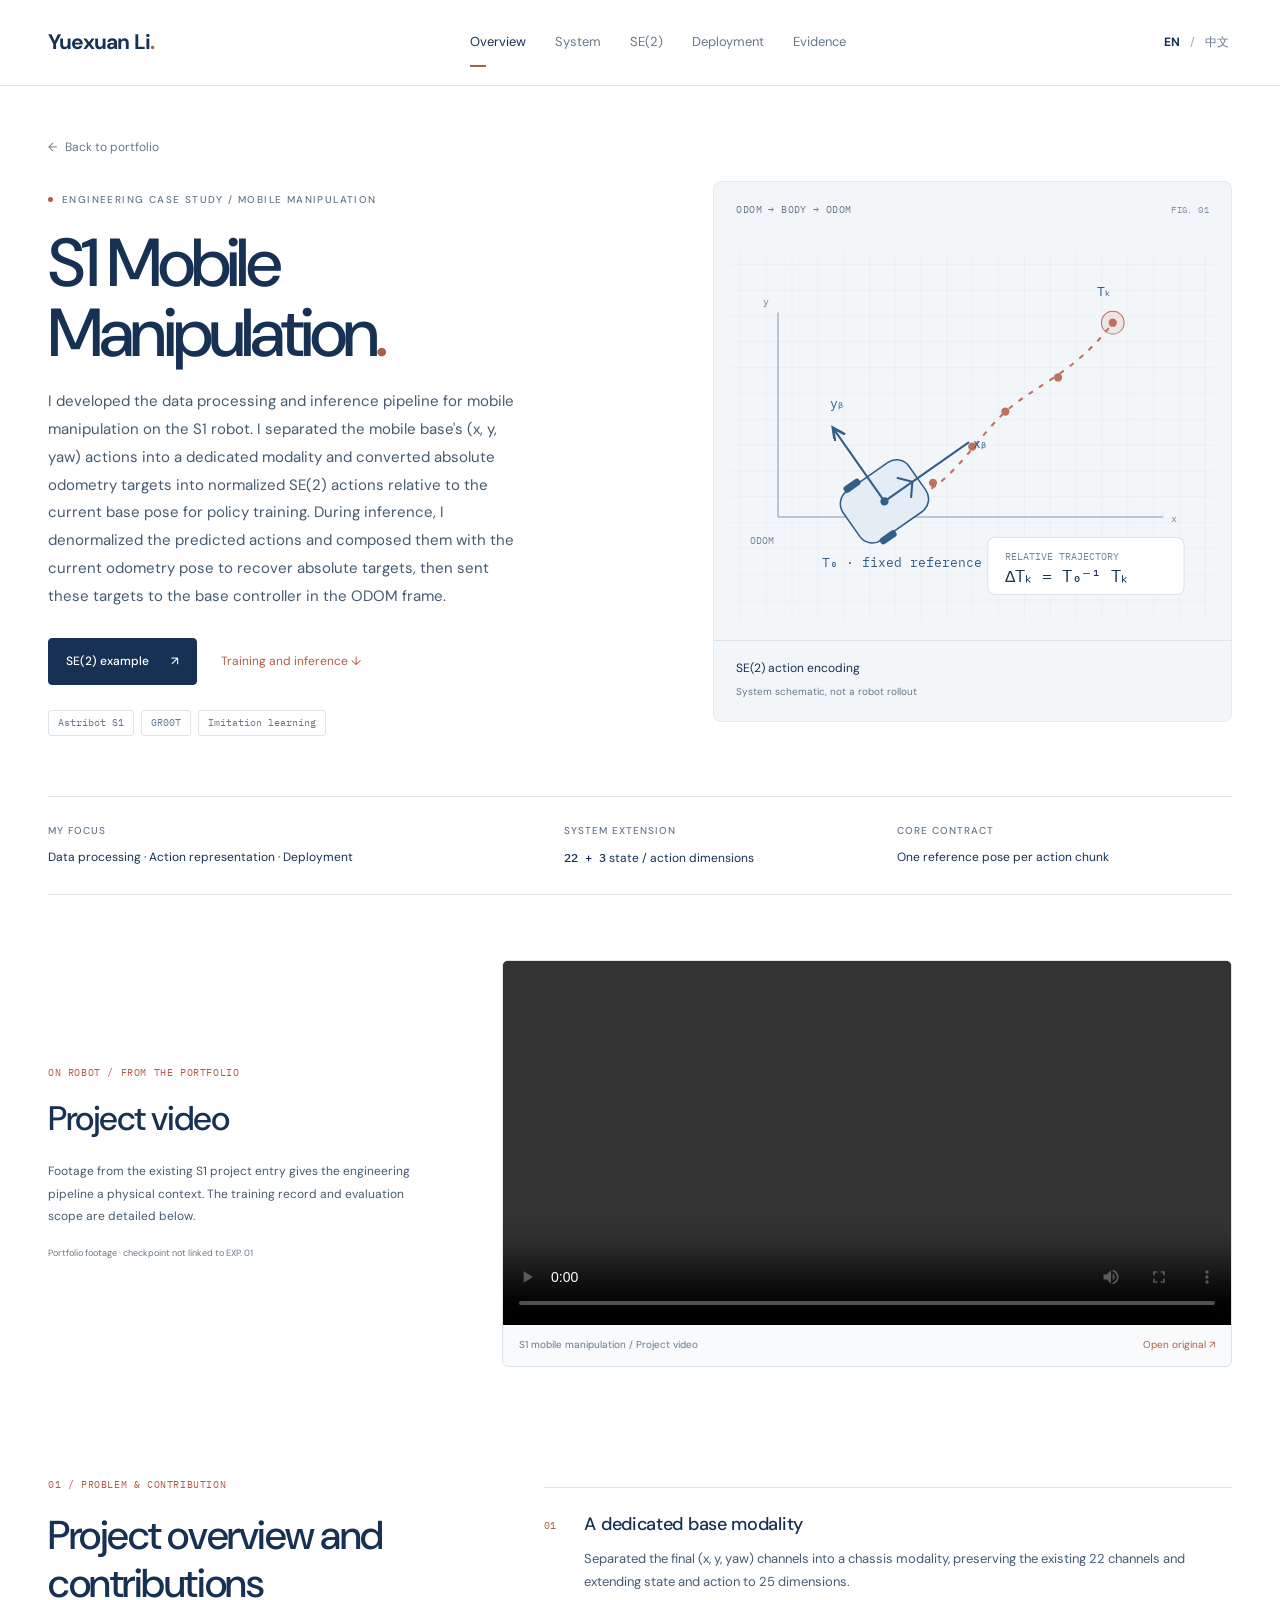
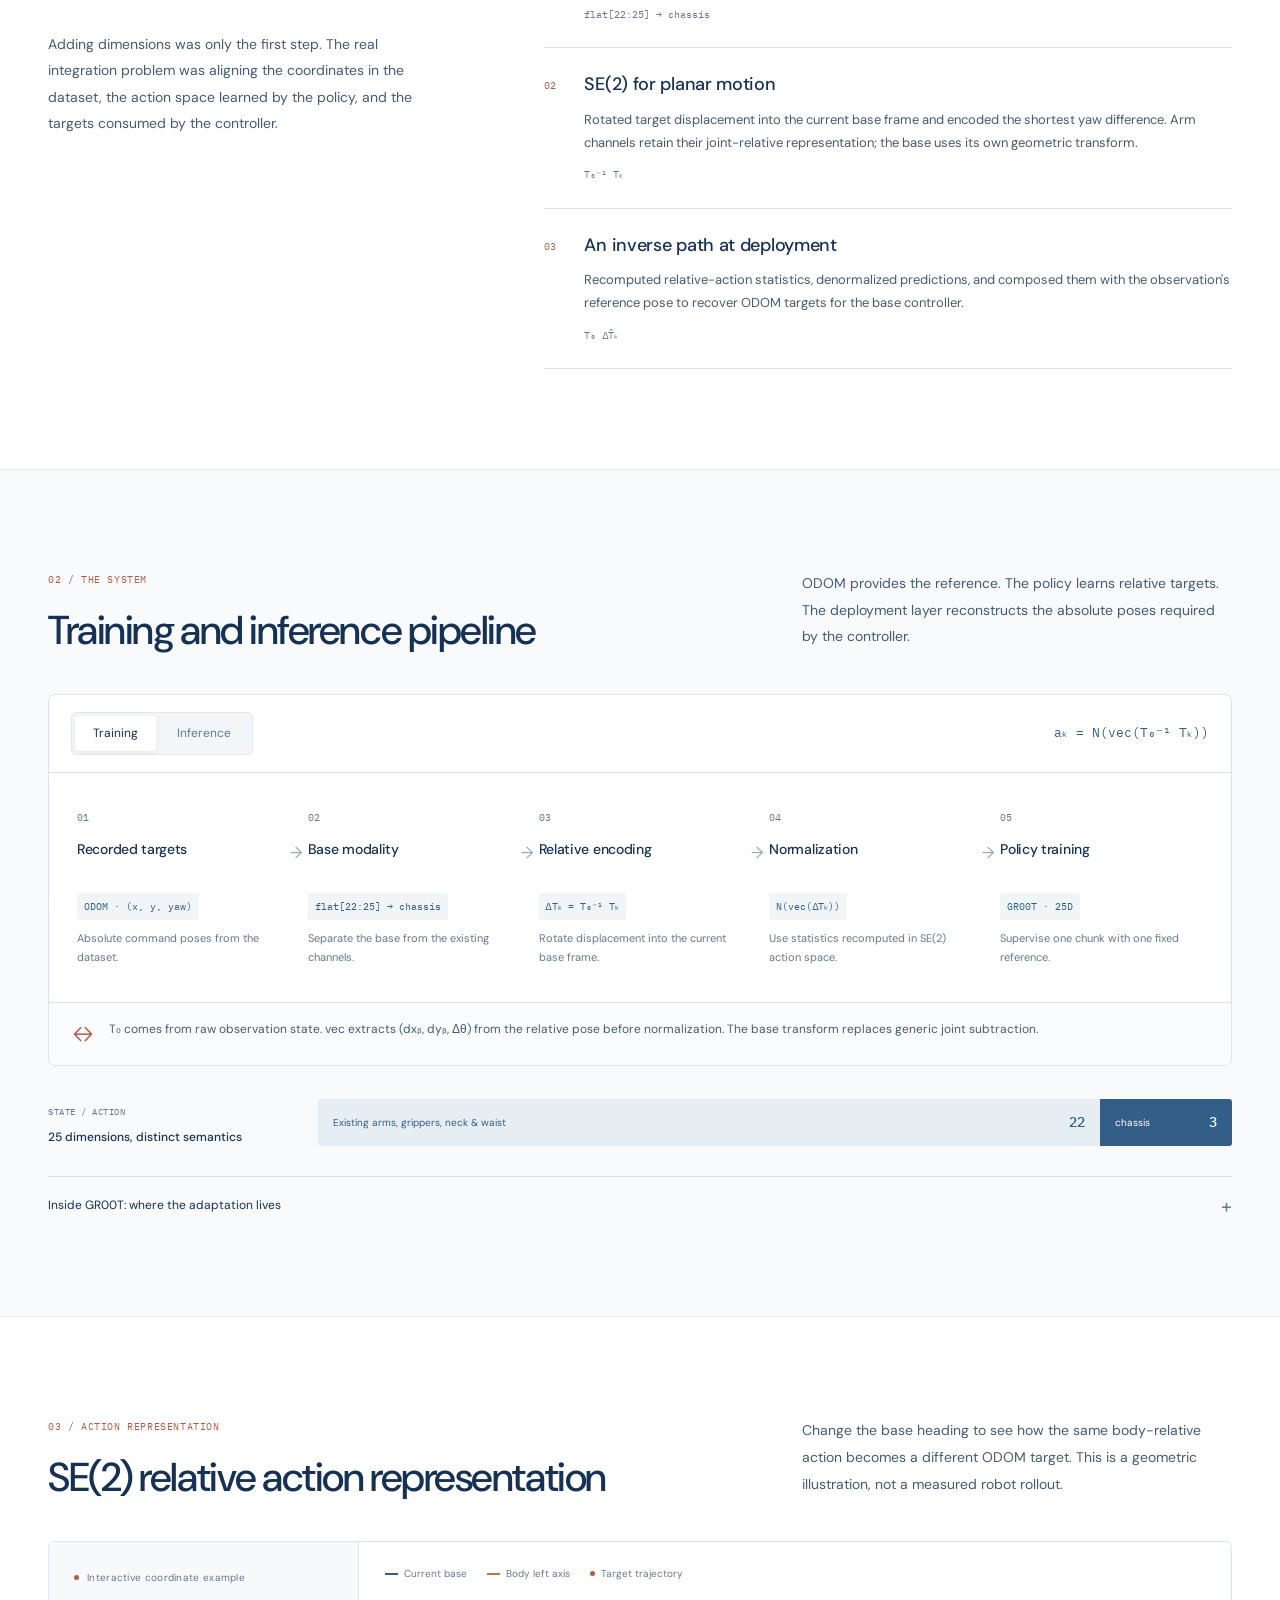
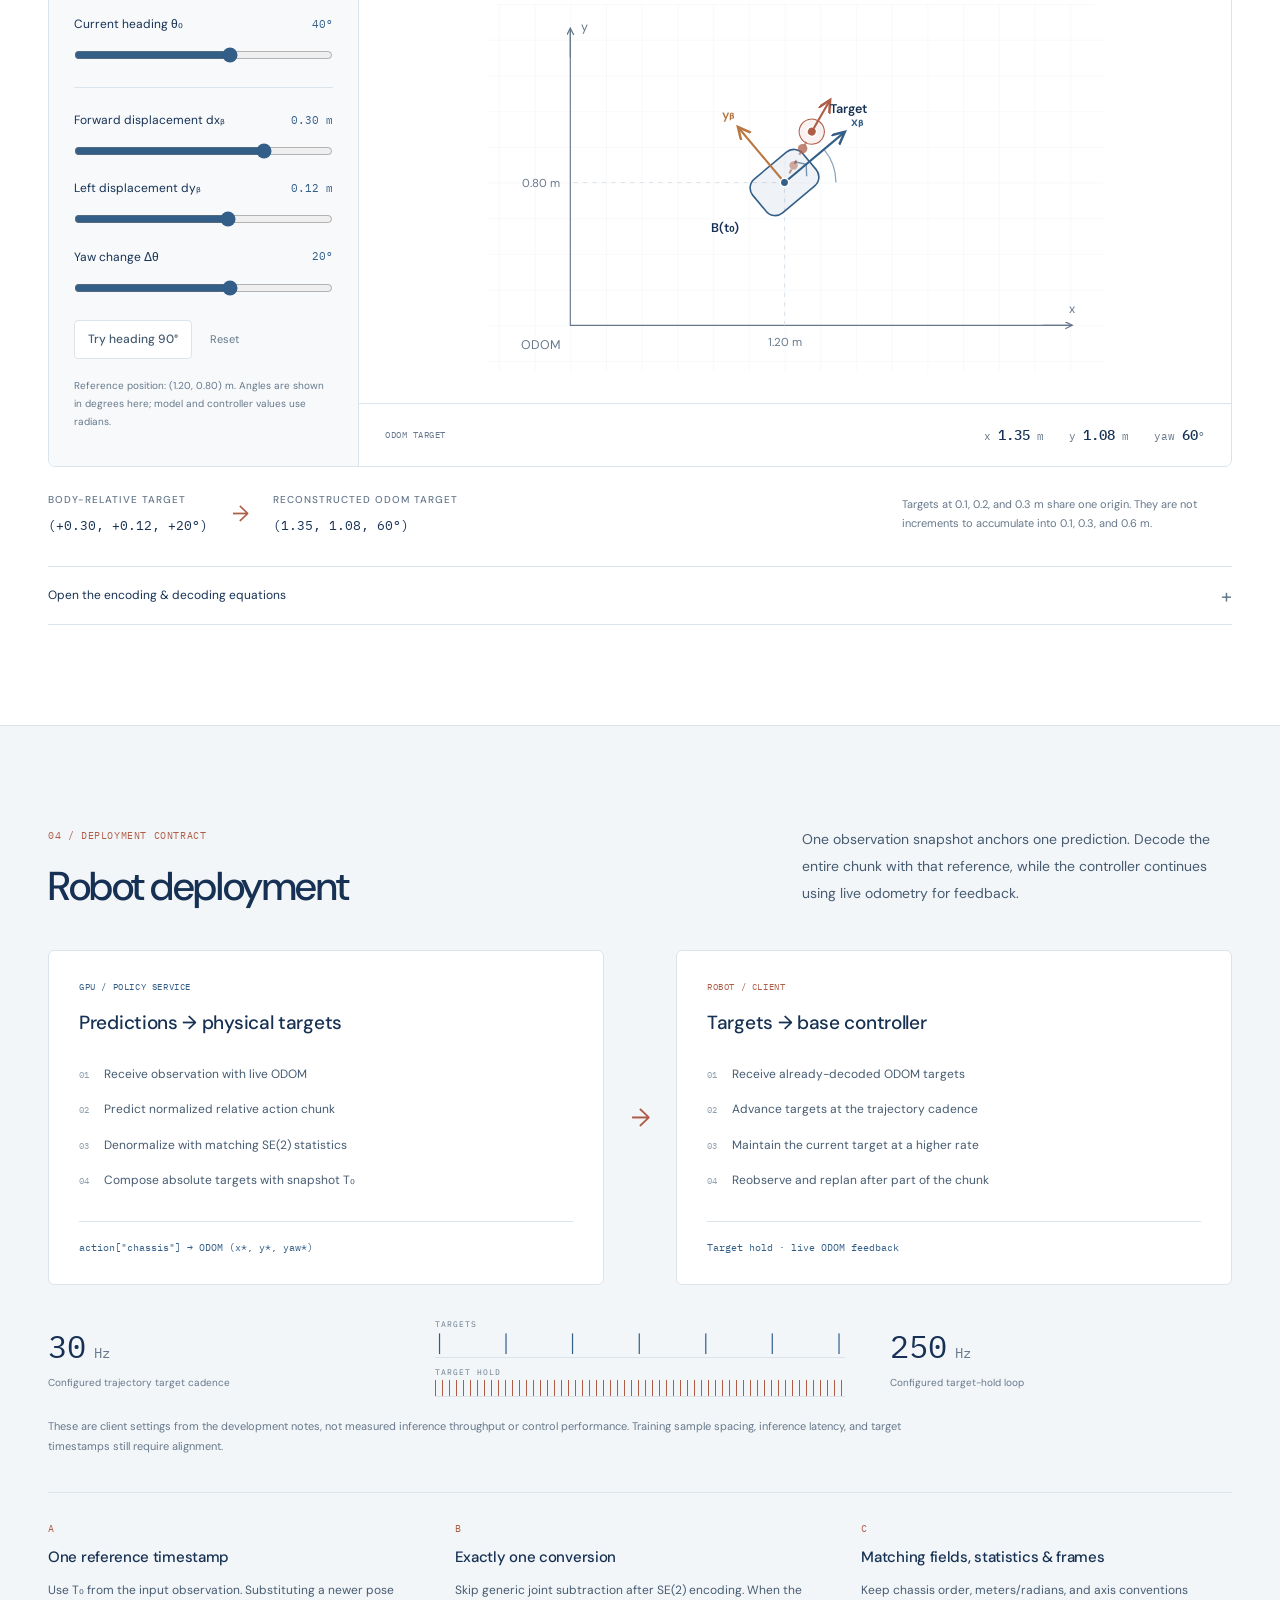
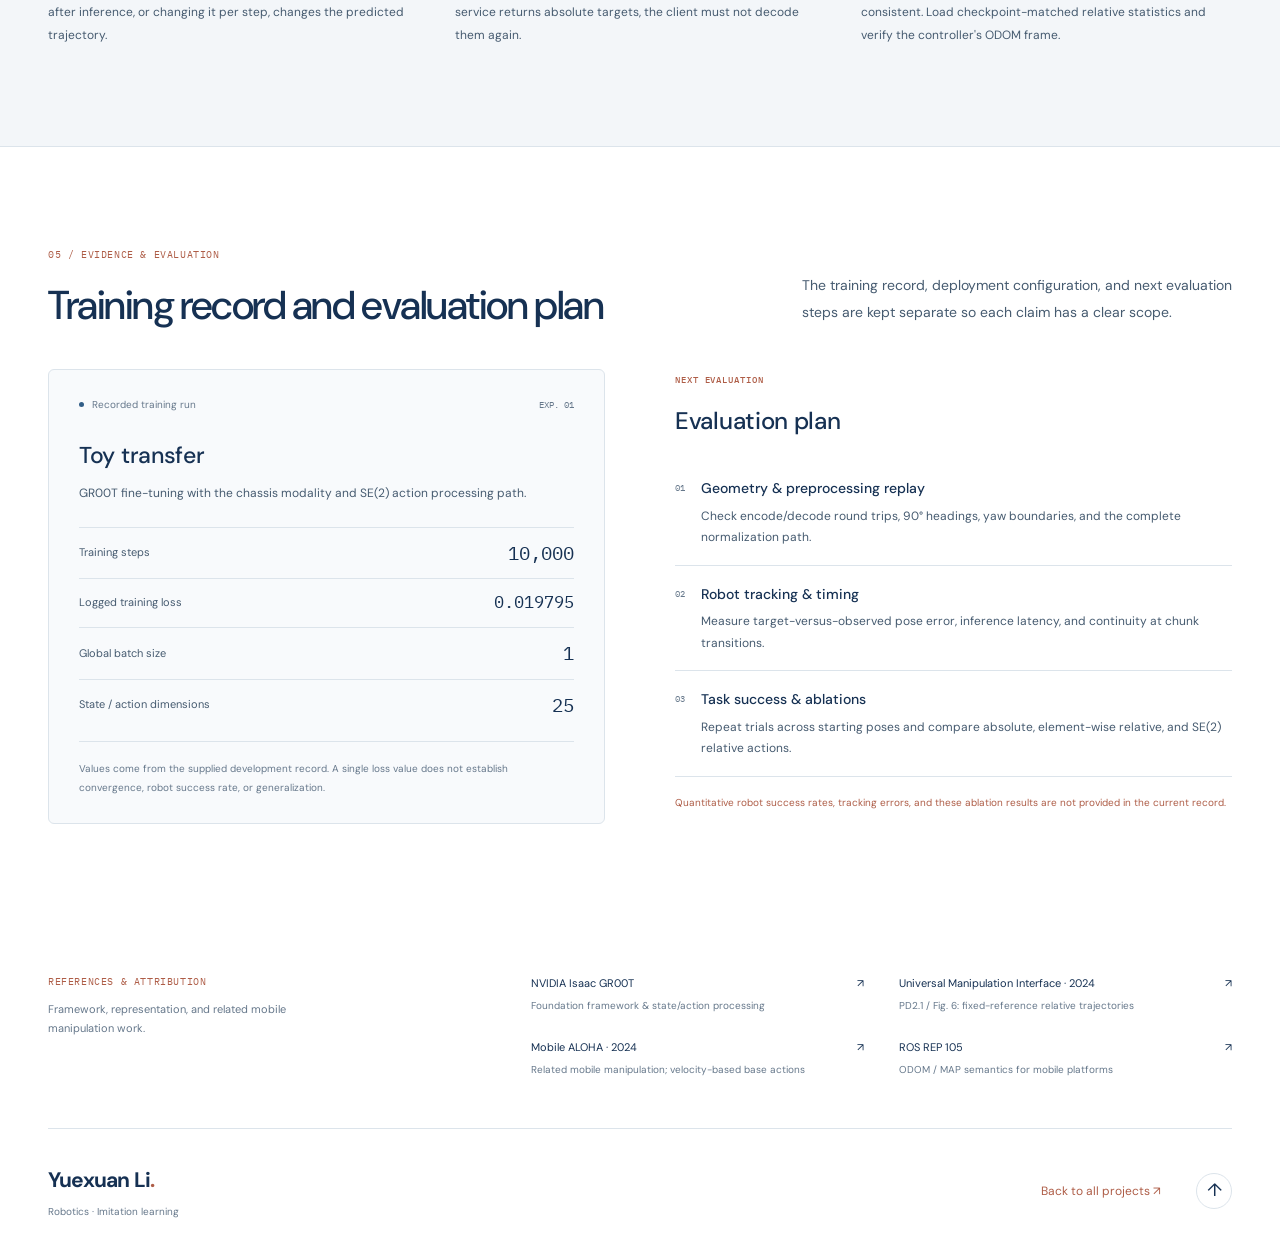
<file: s1-mobile-manipulation/index.html>
<!doctype html>
<html lang="en" data-lang="en">
<head>
  <meta charset="utf-8">
  <meta name="viewport" content="width=device-width, initial-scale=1">
  <meta name="theme-color" content="#f8fafc">
  <meta name="description" content="Yuexuan Li's engineering case study: SE(2) relative actions, GR00T data processing, and ODOM-frame deployment for Astribot S1 mobile manipulation.">
  <title>S1 Mobile Manipulation — Yuexuan Li</title>
  <link rel="icon" href="data:image/svg+xml,%3Csvg xmlns='http://www.w3.org/2000/svg' viewBox='0 0 48 48'%3E%3Crect width='48' height='48' rx='12' fill='%23163153'/%3E%3Ctext x='24' y='32' text-anchor='middle' font-family='sans-serif' font-size='25' fill='white'%3ES1%3C/text%3E%3C/svg%3E">
  <link rel="stylesheet" href="https://fonts.googleapis.com/css2?family=DM+Sans:wght@400;500;600;700&family=IBM+Plex+Mono:wght@400;500&display=swap" media="print" onload="this.media='all'">
<style>

.implementation-detail{margin-top:28px;border-top:1px solid var(--line);padding-top:18px}.implementation-detail summary{font-size:12px}.implementation-detail[open] .detail-plus{transform:rotate(45deg)}.implementation-grid{display:grid;grid-template-columns:1fr 1fr;gap:24px 40px;margin-top:25px}.implementation-grid code{font-family:var(--mono);font-size:10px;color:var(--blue);overflow-wrap:anywhere}.implementation-grid p{font-size:12px;line-height:1.85;margin-top:8px}.implementation-scope{font-size:11px;line-height:1.8;color:var(--muted);margin-top:22px;max-width:900px}@media(max-width:580px){.implementation-grid{grid-template-columns:1fr;gap:22px}.implementation-grid code{font-size:9px}.implementation-grid p,.implementation-scope{font-size:10px}}
.project-video{display:grid;grid-template-columns:.8fr 1.5fr;gap:65px;align-items:center;padding-top:65px;padding-bottom:10px}.video-copy h2{font-size:34px}.video-copy>p:not(.section-number){font-size:12px;line-height:1.9;margin-top:20px}.video-note{font-size:9px;line-height:1.8;color:var(--muted);display:block;margin-top:17px}.video-frame{border:1px solid var(--line);background:#edf1f5;border-radius:6px;overflow:hidden}.video-frame video{display:block;width:100%;max-height:370px;min-height:230px;background:#152231;object-fit:contain}.video-frame figcaption{padding:12px 16px;display:flex;justify-content:space-between;gap:20px;font-size:10px;color:var(--muted);background:var(--paper)}.video-frame figcaption a{color:var(--accent)}
@media(max-width:820px){.project-video{gap:30px;grid-template-columns:1fr 1.5fr;padding-top:45px}.video-copy h2{font-size:28px}.video-copy>p:not(.section-number){font-size:11px;margin-top:14px}.video-frame video{min-height:210px}.video-frame figcaption{font-size:9px;padding:11px 13px;flex-wrap:wrap;gap:3px}.video-note{font-size:8px}}
@media(max-width:580px){.project-video{grid-template-columns:1fr;gap:22px;padding-top:38px;padding-bottom:0}.video-copy h2{font-size:29px}.video-copy>p:not(.section-number){font-size:12px}.video-note{font-size:9px;margin-top:12px}.video-frame video{min-height:215px}}
:root{--ink:#163153;--body:#465b70;--muted:#66788b;--accent:#ae5d47;--blue:#325e87;--orange:#b97843;--line:#dce4eb;--surface:#fff;--soft:#f3f6f9;--paper:#f8fafc;--font:'DM Sans',-apple-system,BlinkMacSystemFont,'Segoe UI','PingFang SC','Microsoft YaHei',sans-serif;--mono:'IBM Plex Mono','SFMono-Regular',Consolas,monospace}
*{box-sizing:border-box}html{scroll-behavior:smooth;scroll-padding-top:104px}body{margin:0;background:var(--surface);color:var(--body);font:400 16px/1.75 var(--font);-webkit-font-smoothing:antialiased}a{color:inherit;text-decoration:none}button,input{font:inherit}button,a,input,summary{-webkit-tap-highlight-color:transparent}button{cursor:pointer}a:focus-visible,button:focus-visible,input:focus-visible,summary:focus-visible{outline:3px solid var(--accent);outline-offset:5px}button{color:inherit}::selection{background:#dbe8f3;color:var(--ink)}.wrap{width:min(1184px,calc(100% - 80px));margin-inline:auto}.mono{font-family:var(--mono)}.skip-link{position:fixed;z-index:100;left:20px;top:-80px;padding:8px 15px;background:var(--ink);color:white}.skip-link:focus{top:15px}.reading-progress{position:fixed;z-index:60;left:0;top:0;width:100%;height:3px}.reading-progress div{width:0;height:100%;background:var(--accent);transform-origin:left}.site-header{height:86px;display:flex;align-items:center;justify-content:space-between;gap:24px;padding:0 max(40px,calc((100vw - 1184px)/2));border-bottom:1px solid var(--line);background:rgba(255,255,255,.96);position:sticky;top:0;z-index:50;backdrop-filter:blur(12px)}.wordmark{font-weight:700;font-size:21px;letter-spacing:-.8px;color:var(--ink);white-space:nowrap}.wordmark-dot{color:var(--accent)}.main-nav{display:flex;gap:29px;font-size:13px;color:var(--muted)}.main-nav a{position:relative;padding-block:28px;white-space:nowrap}.main-nav a:hover,.main-nav a.active{color:var(--ink)}.main-nav a.active:after{content:'';position:absolute;bottom:15px;height:2px;background:var(--accent);width:16px;left:0}.language-switch{display:flex;align-items:center;gap:7px;font-size:12px;white-space:nowrap;color:#9aa7b4}.language-switch button{border:0;background:none;padding:6px 3px;color:var(--muted);font-size:12px}.language-switch button[aria-pressed=true]{color:var(--ink);font-weight:700}.hero{display:grid;grid-template-columns:1.16fr 1fr;gap:64px;padding-top:42px;padding-bottom:56px;align-items:center;min-height:710px}.back-link{font-size:12px;display:inline-flex;gap:8px;align-items:center;color:var(--muted);margin-bottom:34px}.back-link:hover{color:var(--accent)}.eyebrow{display:flex;align-items:center;gap:9px;font-size:10px;text-transform:uppercase;letter-spacing:1.4px;font-weight:500;color:var(--muted);line-height:1.5}.small-dot{width:5px;height:5px;display:inline-block;background:var(--accent);border-radius:50%;flex-shrink:0}h1,h2,h3,h4,p,figure{margin:0}h1,h2,h3,h4{color:var(--ink)}h1{font-size:clamp(46px,5.3vw,74px);letter-spacing:-3.8px;font-weight:500;line-height:1.035;margin-top:21px}.title-period{color:var(--accent)}.hero-subtitle{font-size:clamp(22px,2.1vw,29px);line-height:1.35;color:var(--ink);margin-top:22px;letter-spacing:-.7px}.hero-summary{font-size:15px;line-height:1.85;max-width:485px;margin-top:20px}.hero-actions{display:flex;align-items:center;gap:24px;margin-top:28px;flex-wrap:wrap}.button{display:inline-flex;align-items:center;justify-content:center;gap:22px;border:1px solid var(--line);padding:12px 17px;font-size:12px;font-weight:500;border-radius:4px;background:var(--surface);transition:background .15s,border-color .15s}.button.primary{background:var(--ink);color:white;border-color:var(--ink)}.button.primary:hover{background:#294d73}.button.small{padding:8px 13px;gap:0}.button.small:hover{background:#e5edf4}.text-link{font-size:12px;color:var(--accent)}.text-link:hover{text-decoration:underline;text-underline-offset:4px}.hero-tags{display:flex;flex-wrap:wrap;gap:7px;margin-top:25px}.hero-tags span{padding:3px 9px;border:1px solid var(--line);border-radius:3px;font-family:var(--mono);font-size:10px;color:var(--muted)}.hero-figure{align-self:center;margin-top:35px;background:var(--soft);border:1px solid #e3eaf0;border-radius:8px;overflow:hidden}.figure-heading{display:flex;align-items:center;justify-content:space-between;padding:19px 22px;font-size:10px;letter-spacing:.4px;color:var(--muted)}.figure-index{font-family:var(--mono);color:#8294a5;font-size:9px}.hero-diagram{display:block;width:100%;height:auto}.svg-note{font-family:var(--mono);font-size:10px;fill:#71869a}.svg-label{font-family:var(--mono);font-size:13px;fill:#325e87}.svg-equation{font-family:var(--mono);font-size:16px;fill:#163153}.hero-figure figcaption{padding:17px 22px 20px;border-top:1px solid var(--line);font-size:12px;color:var(--ink);display:flex;flex-direction:column;gap:4px}.caption-note{font-size:10px;color:var(--muted)}.project-meta{display:grid;grid-template-columns:1.6fr 1fr 1.1fr;padding-block:25px;border-top:1px solid var(--line);border-bottom:1px solid var(--line);gap:28px;font-size:12px;color:var(--ink)}.project-meta>div{display:flex;flex-direction:column;gap:7px}.meta-label{display:block;font-size:10px;text-transform:uppercase;letter-spacing:1px;font-weight:500;color:var(--muted)}.project-meta strong{font-family:var(--mono);font-weight:500}.section{padding-top:100px;padding-bottom:100px}.section-number{font-family:var(--mono);font-size:10px;line-height:1.6;letter-spacing:.6px;text-transform:uppercase;color:var(--accent);margin-bottom:18px}h2{font-weight:500;font-size:clamp(30px,3.15vw,42px);line-height:1.2;letter-spacing:-1.45px}h3{font-size:18px;line-height:1.4;font-weight:500;letter-spacing:-.3px}h4{font-size:14px;font-weight:500}.section-intro>p:last-child{font-size:14px;margin-top:23px;line-height:1.9;max-width:365px}.problem-section{display:grid;grid-template-columns:.95fr 1.55fr;gap:75px}.contribution-list{padding-top:10px}.contribution-list article{display:grid;grid-template-columns:22px 1fr;column-gap:18px;padding:24px 0;border-bottom:1px solid var(--line);position:relative}.contribution-list article:first-child{border-top:1px solid var(--line)}.contribution-index{font-family:var(--mono);font-size:10px;color:var(--accent);padding-top:5px}.contribution-list p{font-size:13px;line-height:1.8;margin-top:10px}.dim-tag{grid-column:2;font-size:10px;margin-top:12px;color:var(--muted)}.tinted{background:var(--paper);border-block:1px solid #e8eef3}.section-heading{display:flex;justify-content:space-between;gap:70px;align-items:flex-end;margin-bottom:40px}.section-heading>div{flex:1.3}.section-heading>p{flex:1;font-size:14px;line-height:1.9;max-width:430px;padding-bottom:4px}.pipeline-panel{border:1px solid var(--line);border-radius:7px;background:white;overflow:hidden}.pipeline-toolbar{display:flex;justify-content:space-between;align-items:center;border-bottom:1px solid var(--line);padding:17px 22px;gap:12px}.segmented{display:flex;gap:3px;padding:3px;background:var(--soft);border:1px solid #e2e9ee;border-radius:5px}.segmented button{background:none;border:0;border-radius:3px;padding:7px 18px;color:var(--muted);font-size:12px}.segmented button[aria-pressed=true]{background:white;color:var(--ink);box-shadow:0 1px 4px #16315313}.pipeline-equation{font-size:13px;color:var(--blue)}.pipeline-flow{display:grid;grid-template-columns:repeat(5,1fr);gap:28px;padding:36px 28px}.flow-step{position:relative;min-width:0}.flow-step:not(:last-child):after{content:'→';position:absolute;right:-22px;top:30px;color:#94a8b9;font-size:16px}.flow-step-index{font-family:var(--mono);font-size:10px;display:block;color:var(--muted);margin-bottom:12px}.flow-step h3{font-size:14px;line-height:1.45;min-height:42px}.flow-step code{font-family:var(--mono);font-size:10px;background:#f1f5f8;color:var(--blue);padding:5px 7px;display:block;width:fit-content;margin-top:12px;overflow-wrap:anywhere;border-radius:2px}.flow-step p{font-size:11px;line-height:1.7;margin-top:9px;color:var(--muted)}.pipeline-bottom{border-top:1px solid var(--line);background:#fbfcfd;padding:16px 24px;display:flex;gap:16px;align-items:flex-start}.contract-symbol{font-size:20px;line-height:1.5;color:var(--accent)}.pipeline-bottom p{font-size:12px;line-height:1.8}.modality-strip{display:flex;gap:30px;align-items:center;margin-top:30px}.modality-label{width:240px;flex-shrink:0}.modality-label .mono{font-size:9px;color:var(--muted);letter-spacing:.5px}.modality-label strong{font-size:12px;font-weight:500;color:var(--ink);display:block;margin-top:3px}.modality-bar{display:flex;flex:1;min-width:0;border-radius:3px;overflow:hidden;font-size:10px}.modality-bar>div{padding:13px 15px;display:flex;justify-content:space-between;align-items:center;gap:12px;line-height:1.5}.arm-dims{flex:22;background:#e6edf3;color:var(--blue)}.base-dims{flex:3;background:var(--blue);color:white;min-width:113px}.modality-bar strong{font-family:var(--mono);font-weight:500;font-size:14px}.explorer{display:grid;grid-template-columns:310px 1fr;border:1px solid var(--line);border-radius:7px;overflow:hidden}.explorer-controls{background:#f7f9fb;padding:27px 25px;border-right:1px solid var(--line)}.explorer-label{font-size:10px;letter-spacing:.3px;display:flex;align-items:center;gap:8px;color:var(--muted);margin-bottom:28px}.slider-field{display:grid;grid-template-columns:1fr auto;gap:11px;margin-top:19px;align-items:center}.slider-field label{font-size:12px;line-height:1.4;color:var(--ink)}.slider-field output{font-family:var(--mono);font-size:11px;color:var(--blue)}.slider-field input{grid-column:1/-1;width:100%;margin:1px 0 0;accent-color:var(--blue);height:18px;cursor:pointer}.slider-divider{height:1px;background:var(--line);margin:23px 0}.demo-actions{display:flex;gap:18px;align-items:center;margin-top:23px}.reset-button{background:none;border:0;padding:5px 0;font-size:11px;color:var(--muted)}.reset-button:hover{color:var(--accent)}.microcopy{font-size:10px;line-height:1.8;color:var(--muted);margin-top:18px}.explorer-canvas{display:flex;flex-direction:column;justify-content:space-between;min-width:0}.map-key{display:flex;flex-wrap:wrap;gap:20px;padding:23px 26px 0;font-size:10px;color:var(--muted)}.map-key>span{display:flex;gap:6px;align-items:center}.key-line{display:inline-block;width:13px;height:2px;background:var(--blue)}.key-line.orange{background:var(--orange)}.key-dot{display:inline-block;width:5px;height:5px;background:var(--accent);border-radius:50%}#se2-map{width:100%;height:auto;display:block;max-height:420px}.target-values{display:flex;flex-wrap:wrap;align-items:center;gap:25px;padding:19px 26px;border-top:1px solid var(--line);font-family:var(--mono);font-size:11px;color:var(--muted)}.target-label{font-size:9px;letter-spacing:.5px;margin-right:auto}.target-values strong{font-weight:500;color:var(--ink);font-size:14px}.representation-readout{display:flex;align-items:center;gap:24px;padding:24px 0;margin-bottom:5px}.representation-readout code{display:block;font-family:var(--mono);font-size:13px;color:var(--ink);margin-top:6px;white-space:nowrap}.readout-arrow{font-size:22px;color:var(--accent)}.representation-readout>p{font-size:11px;line-height:1.8;max-width:330px;margin-left:auto;color:var(--muted)}details summary{list-style:none;cursor:pointer;display:flex;justify-content:space-between;align-items:center;gap:20px;color:var(--ink)}summary::-webkit-details-marker{display:none}.math-detail{border-block:1px solid var(--line);padding:18px 0}.math-detail summary{font-size:12px}.detail-plus{font-size:20px;color:var(--muted);font-weight:400;line-height:1}.math-detail[open] .detail-plus,.discussion-list details[open] .detail-plus{transform:rotate(45deg)}.math-grid{display:grid;grid-template-columns:1fr 1fr;gap:30px;margin-top:25px;padding:23px;background:var(--paper);border-radius:4px}.math-grid .mono{font-size:9px;color:var(--accent);letter-spacing:.6px}.math-grid pre{font-family:var(--mono);font-size:11px;line-height:2;color:var(--ink);white-space:pre-wrap;overflow-wrap:anywhere;margin-bottom:0}.math-detail>p{font-size:11px;margin-top:15px;color:var(--muted);max-width:800px}.deployment-section{background:#f3f6f9;border-block:1px solid var(--line)}.runtime-diagram{display:grid;grid-template-columns:1fr 36px 1fr;gap:18px;align-items:center}.runtime-column{padding:28px 30px;border:1px solid var(--line);border-radius:6px;background:white;height:100%}.runtime-badge{font-family:var(--mono);font-size:9px;letter-spacing:.6px;color:var(--blue);display:block;margin-bottom:15px}.runtime-badge.client{color:var(--accent)}.runtime-column h3{font-size:19px}.runtime-column ol{padding:0;list-style:none;counter-reset:runtime;margin:20px 0 22px}.runtime-column li{counter-increment:runtime;font-size:12px;padding:7px 0;display:flex;gap:15px}.runtime-column li:before{content:counter(runtime,decimal-leading-zero);font-family:var(--mono);font-size:9px;color:#91a1b0;line-height:2.4}.runtime-column code{display:block;border-top:1px solid var(--line);padding-top:17px;font-family:var(--mono);font-size:10px;line-height:1.7;color:var(--blue);overflow-wrap:anywhere}.runtime-bridge{font-size:25px;color:var(--accent);text-align:center}.cadence-strip{display:grid;grid-template-columns:1fr 1.2fr 1fr;gap:45px;align-items:center;padding:35px 0 20px}.cadence-strip>div:first-child,.cadence-strip>div:last-child{display:flex;flex-direction:column;gap:6px}.cadence-number{font-family:var(--mono);font-size:32px;color:var(--ink);line-height:1.3}.cadence-number>span{font-size:14px;color:var(--muted)}.cadence-strip>div>span:last-child:not(.cadence-number){font-size:10px;color:var(--muted)}.cadence-track .track-label{font-family:var(--mono);font-size:8px;color:var(--muted);letter-spacing:1px;line-height:1;margin-bottom:4px}.coarse-ticks{display:flex;justify-content:space-between;font-size:17px;color:var(--blue);line-height:1.3;margin-bottom:10px;border-bottom:1px solid var(--line);padding-bottom:3px}.fine-ticks{height:17px;background:repeating-linear-gradient(90deg,var(--accent) 0px,var(--accent) 1px,transparent 1px,transparent 7px);border-bottom:1px solid var(--line)}.deployment-note{font-size:11px;color:var(--muted);max-width:900px;line-height:1.8;margin-bottom:35px}.contract-grid{display:grid;grid-template-columns:repeat(3,1fr);border-top:1px solid var(--line);gap:36px;padding-top:27px}.contract-index{font-family:var(--mono);font-size:10px;color:var(--accent);display:block;margin-bottom:10px}.contract-grid h3{font-size:15px}.contract-grid p{font-size:12px;line-height:1.85;margin-top:11px}.evidence-layout{display:grid;grid-template-columns:1fr 1fr;gap:70px}.experiment-record{background:var(--paper);border:1px solid var(--line);border-radius:6px;padding:26px 30px}.record-heading{display:flex;align-items:center;gap:8px;font-size:10px;color:var(--muted);margin-bottom:25px}.record-heading .mono{margin-left:auto;font-size:9px}.status-dot{width:5px;height:5px;border-radius:50%;background:var(--blue)}.experiment-record h3{font-size:23px}.experiment-record>p{font-size:12px;line-height:1.9;margin-top:11px}.experiment-values{margin:22px 0 0}.experiment-values>div{padding:12px 0;display:flex;justify-content:space-between;gap:20px;border-top:1px solid var(--line);align-items:center}.experiment-values dt{font-size:11px}.experiment-values dd{font-family:var(--mono);font-size:19px;line-height:1.4;color:var(--ink);margin:0}.experiment-values>div:nth-child(2) dd{font-size:17px}.experiment-record .evidence-footnote{font-size:10px;border-top:1px solid var(--line);padding-top:17px;color:var(--muted)}.eyebrow.plain{font-family:var(--mono);font-size:9px;color:var(--accent);letter-spacing:.9px;margin-top:4px;margin-bottom:18px}.evaluation-next h3{font-size:24px;max-width:350px;line-height:1.35;margin-bottom:23px}.evaluation-item{display:flex;gap:16px;padding:16px 0;border-bottom:1px solid var(--line)}.evaluation-item>span{font-family:var(--mono);font-size:9px;color:var(--muted);padding-top:4px}.evaluation-item p{font-size:12px;line-height:1.8;margin-top:5px}.pending-label{font-size:10px;line-height:1.8;color:var(--accent);margin-top:17px}.discussion-section{background:var(--paper);border-block:1px solid var(--line)}.discussion-layout{display:grid;grid-template-columns:1fr 1.5fr;gap:100px}.discussion-layout>div:first-child>p:last-child{font-size:13px;line-height:1.9;max-width:320px;margin-top:23px}.discussion-list{border-top:1px solid var(--line)}.discussion-list details{padding:20px 0;border-bottom:1px solid var(--line)}.discussion-list summary{font-size:14px;line-height:1.6}.discussion-list details p{font-size:12px;line-height:1.95;margin-top:17px}.discussion-list details .text-link{display:inline-block;margin-top:12px}.references{padding-top:50px;padding-bottom:50px;display:grid;grid-template-columns:1fr 1.7fr;gap:70px}.references .section-number{margin-bottom:10px}.references>div>p:last-child{font-size:11px;max-width:260px;color:var(--muted)}.references ol{padding:0;margin:0;list-style:none;display:grid;grid-template-columns:1fr 1fr;gap:24px 35px}.references li>a{font-size:11px;color:var(--ink);display:flex;justify-content:space-between;gap:10px;line-height:1.7}.references li>a:hover{color:var(--accent)}.references li small{display:block;font-size:10px;line-height:1.7;color:var(--muted);margin-top:4px}.site-footer{border-top:1px solid var(--line);display:flex;align-items:center;gap:35px;padding-top:33px;padding-bottom:33px}.site-footer>div{margin-right:auto}.site-footer p{font-size:10px;color:var(--muted);margin-top:5px}.to-top{width:36px;height:36px;border:1px solid var(--line);display:grid;place-items:center;border-radius:50%;font-size:18px;color:var(--ink)}.to-top:hover{background:var(--soft)}.noscript-note{text-align:center;padding:20px;font-size:12px;background:var(--soft)}html[data-lang=zh] h1{letter-spacing:-3px}html[data-lang=zh] h2{letter-spacing:-.7px;line-height:1.4}html[data-lang=zh] .hero-subtitle{font-size:25px;line-height:1.5}html[data-lang=zh] .eyebrow{letter-spacing:1px}html[data-lang=zh] .flow-step h3{min-height:40px}
@media(min-width:1500px){.hero{padding-top:56px;padding-bottom:70px;min-height:760px}}
@media(max-width:1050px){.wrap{width:calc(100% - 64px)}.site-header{padding-inline:32px;gap:18px}.main-nav{gap:20px}.hero{gap:35px}.hero-actions{gap:16px}.hero-summary{font-size:14px}.hero-subtitle{font-size:25px}.problem-section{gap:45px;grid-template-columns:1fr 1.4fr}.section-heading{gap:45px}.explorer{grid-template-columns:280px 1fr}.explorer-controls{padding:24px 20px}.representation-readout{gap:15px;flex-wrap:wrap}.representation-readout>p{max-width:100%;margin-left:0;flex-basis:100%}.evidence-layout{gap:40px}.discussion-layout{gap:60px}.pipeline-flow{gap:23px;padding-inline:22px}.flow-step:not(:last-child):after{right:-18px}.flow-step h3{font-size:13px}.cadence-strip{gap:30px}}
@media(max-width:820px){.site-header{height:74px}.main-nav{gap:16px;font-size:11px}.wordmark{font-size:19px}.hero{grid-template-columns:1fr;padding-top:27px;padding-bottom:40px;gap:5px}.back-link{margin-bottom:26px}h1{font-size:64px;letter-spacing:-3.7px}.hero-subtitle{font-size:27px}.hero-summary{font-size:14px;max-width:580px}.hero-figure{max-width:100%;width:100%;margin-top:25px;display:grid;grid-template-columns:1fr 1.7fr;position:relative}.hero-diagram{grid-column:2;grid-row:1/3}.figure-heading{flex-direction:column;align-items:flex-start;justify-content:center;gap:10px;padding:25px 0 10px 25px}.hero-figure figcaption{border-top:0;grid-column:1;grid-row:2;padding:0 0 25px 25px;justify-content:center}.project-meta{grid-template-columns:1fr 1fr;gap:20px}.project-meta>div:first-child{grid-column:1/-1}.section{padding-block:72px}.problem-section{grid-template-columns:1fr;gap:25px}.section-intro>p:last-child{max-width:100%;margin-top:18px}.contribution-list article{grid-template-columns:25px 1fr auto}.dim-tag{grid-column:3;grid-row:1;align-self:start;white-space:nowrap;margin-top:4px;margin-left:15px}.section-heading{gap:22px;align-items:flex-start;flex-direction:column;margin-bottom:30px}.section-heading>p{max-width:100%;font-size:13px}.pipeline-flow{grid-template-columns:repeat(3,1fr);row-gap:25px}.flow-step:last-child{grid-column:auto}.flow-step:nth-child(3):after{display:none}.flow-step h3{min-height:auto}.modality-strip{flex-direction:column;align-items:stretch;gap:15px}.modality-label{width:auto}.modality-bar{width:100%}.modality-label strong{display:inline;margin-left:15px}.explorer{grid-template-columns:1fr}.explorer-controls{display:grid;grid-template-columns:1fr 1fr;gap:0 30px;border-right:0;border-bottom:1px solid var(--line);padding:23px}.explorer-label{grid-column:1/-1;margin-bottom:0}.slider-field{margin-top:21px}.slider-divider{display:none}.demo-actions{margin-top:20px}.microcopy{margin-top:20px}.map-key{padding-top:20px}#se2-map{max-height:440px}.target-values{gap:24px}.runtime-diagram{gap:10px;grid-template-columns:1fr 20px 1fr}.runtime-column{padding:24px 20px}.runtime-column h3{font-size:17px}.runtime-column li{font-size:11px;gap:9px}.runtime-column code{font-size:9px}.runtime-badge{font-size:8px}.cadence-strip{gap:20px}.cadence-number{font-size:28px}.contract-grid{gap:23px}.contract-grid h3{font-size:13px}.contract-grid p{font-size:11px}.evidence-layout{gap:30px}.experiment-record{padding:23px 20px}.experiment-values dd{font-size:17px}.evaluation-next h3{font-size:21px}.evaluation-item{gap:12px}.discussion-layout{grid-template-columns:1fr;gap:27px}.discussion-layout>div:first-child>p:last-child{max-width:100%;margin-top:17px}.references{grid-template-columns:1fr;gap:25px;padding-block:40px}.references>div>p:last-child{max-width:100%}}
@media(max-width:580px){html{scroll-padding-top:80px}.wrap{width:calc(100% - 40px)}.site-header{padding-inline:20px;height:65px;gap:12px}.wordmark{font-size:18px}.main-nav{gap:14px;overflow:auto;scrollbar-width:none;margin-left:auto}.main-nav a{padding-block:20px}.main-nav a:nth-child(2),.main-nav a:nth-child(4){display:none}.main-nav a.active:after{bottom:9px}.language-switch{gap:3px;font-size:10px}.language-switch button{font-size:10px;padding:6px 2px}.hero{padding-top:23px;padding-bottom:32px}h1{font-size:clamp(43px,11vw,62px);letter-spacing:-2.6px;margin-top:17px}.eyebrow{font-size:8px;letter-spacing:1px}.hero-subtitle{font-size:24px;line-height:1.4;margin-top:18px}.hero-summary{font-size:13px;line-height:1.85;margin-top:18px}.hero-actions{gap:20px;margin-top:22px}.button{font-size:11px;gap:14px;padding:11px 14px}.text-link{font-size:11px}.hero-tags{margin-top:22px}.hero-tags span{font-size:9px}.hero-figure{display:block;margin-top:28px}.figure-heading{padding:17px 18px;flex-direction:row;justify-content:space-between;align-items:center}.hero-diagram{max-height:350px}.hero-figure figcaption{padding:16px 18px;display:flex;border-top:1px solid var(--line)}.project-meta{padding-block:20px;font-size:10px;gap:19px 15px}.meta-label{font-size:8px;letter-spacing:.7px}.project-meta>div{gap:5px}.section{padding-block:58px}.section-number{font-size:9px;margin-bottom:14px}h2{font-size:30px;letter-spacing:-1px}.section-intro>p:last-child,.section-heading>p{font-size:12px;line-height:1.9}.contribution-list article{grid-template-columns:20px 1fr;gap:12px;padding-block:20px}.contribution-list h3{font-size:16px}.contribution-list p{font-size:12px}.dim-tag{grid-column:2;grid-row:auto;margin:10px 0 0;font-size:9px}.pipeline-toolbar{padding:13px;flex-wrap:wrap}.segmented button{padding:6px 13px;font-size:11px}.pipeline-equation{font-size:11px}.pipeline-flow{grid-template-columns:1fr;gap:0;padding:8px 19px}.flow-step{padding:18px 0 18px 35px;border-bottom:1px solid var(--line)}.flow-step:last-child{border:0}.flow-step:not(:last-child):after{display:none}.flow-step-index{position:absolute;left:0;top:20px;margin:0;font-size:9px}.flow-step h3{font-size:14px;min-height:0}.flow-step code{display:inline-block;font-size:10px;margin-top:7px}.flow-step p{font-size:11px;line-height:1.7;margin-top:5px}.pipeline-bottom{padding:15px;gap:12px}.pipeline-bottom p{font-size:11px}.modality-label .mono{font-size:8px}.modality-label strong{font-size:10px;margin-left:8px}.modality-bar>div{padding:11px 10px;font-size:9px;gap:9px}.base-dims{min-width:90px}.explorer-controls{padding:21px 18px;gap:0 22px}.explorer-label{font-size:9px}.slider-field{grid-template-columns:1fr;gap:7px}.slider-field label{font-size:10px}.slider-field output{grid-column:1;grid-row:2;font-size:11px}.slider-field input{grid-row:3;margin-top:0}.demo-actions{grid-column:1/-1;margin-top:19px}.microcopy{grid-column:1/-1;font-size:9px;margin-top:13px}.button.small{font-size:10px}.map-key{gap:12px;padding:17px 16px 0;font-size:8px}#se2-map{min-height:245px}.target-values{padding:15px 16px;gap:15px;font-size:9px}.target-label{flex-basis:100%;margin:0;font-size:8px}.target-values strong{font-size:13px}.representation-readout{gap:14px;padding-block:22px;justify-content:space-between}.representation-readout>div{flex:0 0 calc(50% - 24px);min-width:0}.representation-readout code{font-size:10px;letter-spacing:-.2px}.readout-arrow{font-size:19px}.representation-readout .meta-label{font-size:7px;letter-spacing:.3px}.representation-readout>p{font-size:10px;margin-top:3px}.math-grid{grid-template-columns:1fr;gap:24px;padding:18px}.math-detail summary{font-size:11px}.math-grid pre{font-size:10px}.math-detail>p{font-size:10px}.runtime-diagram{grid-template-columns:1fr;gap:14px}.runtime-column{padding:23px}.runtime-column li{font-size:12px;gap:12px}.runtime-column h3{font-size:19px}.runtime-column code{font-size:10px}.runtime-badge{font-size:9px}.runtime-bridge{transform:rotate(90deg);font-size:20px;line-height:1}.cadence-strip{grid-template-columns:1fr 1fr;gap:20px;padding-top:29px}.cadence-track{grid-column:1/-1;grid-row:2}.cadence-strip>div:last-child{text-align:right;grid-column:2;grid-row:1}.cadence-strip>div>span:last-child:not(.cadence-number){font-size:9px}.deployment-note{font-size:10px;margin-top:6px;margin-bottom:28px}.contract-grid{grid-template-columns:1fr;gap:21px;padding-top:23px}.contract-grid article{display:grid;grid-template-columns:18px 1fr;gap:0 14px}.contract-index{margin:3px 0 0}.contract-grid h3{font-size:14px}.contract-grid p{font-size:11px;grid-column:2;margin-top:7px}.evidence-layout{grid-template-columns:1fr;gap:35px}.experiment-record{padding:23px}.experiment-values dt{font-size:11px}.experiment-values dd{font-size:21px}.experiment-record .evidence-footnote{font-size:10px}.evaluation-next h3{font-size:23px;max-width:100%}.evaluation-item p{font-size:11px}.pending-label{font-size:10px}.discussion-list summary{font-size:13px}.discussion-list details p{font-size:11px}.discussion-layout>div:first-child>p:last-child{font-size:12px}.references{padding-block:35px}.references ol{grid-template-columns:1fr;gap:20px}.references li>a{font-size:12px}.references li small{font-size:10px}.site-footer{gap:15px;flex-wrap:wrap;padding-block:26px}.site-footer>div{flex:1 1 70%}.site-footer>.text-link{order:3;flex-basis:100%;font-size:11px}.site-footer p{font-size:9px}.site-footer .to-top{width:33px;height:33px}html[data-lang=zh] .hero-subtitle{font-size:22px}}
@media(prefers-reduced-motion:reduce){html{scroll-behavior:auto}*{transition:none!important;animation:none!important}}
@media print{.site-header,.reading-progress,.hero-actions,.language-switch,.demo-actions,.back-link,.to-top{display:none}.wrap{width:100%}.hero{min-height:0;grid-template-columns:1.2fr 1fr;padding-top:0}.hero-figure{display:block;margin:0}h1{font-size:48px}h2{font-size:28px}.section{padding-block:35px}.section-heading{break-inside:avoid}.runtime-column,.experiment-record,.explorer,.pipeline-panel,.contract-grid article{break-inside:avoid}.tinted,.deployment-section,.discussion-section{background:white}.main-nav{display:none}.site-footer{padding-top:15px}.section-heading>p{font-size:11px}.references{break-inside:avoid}}

</style>
</head>
<body>
<a class="skip-link" href="#main" data-zh="跳转到正文">Skip to content</a>
<div class="reading-progress" aria-hidden="true"><div id="reading-progress"></div></div>
<header class="site-header">
  <a class="wordmark" href="../" aria-label="Yuexuan Li, back to portfolio">Yuexuan Li<span class="wordmark-dot">.</span></a>
  <nav class="main-nav" aria-label="Project sections">
    <a href="#overview" data-zh="项目">Overview</a><a href="#pipeline" data-zh="系统">System</a><a href="#representation" data-zh="表示">SE(2)</a><a href="#deployment" data-zh="部署">Deployment</a><a href="#evidence" data-zh="实验">Evidence</a>
  </nav>
  <div class="language-switch" role="group" aria-label="Language / 语言"><button type="button" data-language="en" aria-pressed="true">EN</button><span aria-hidden="true">/</span><button type="button" data-language="zh" aria-pressed="false">中文</button></div>
</header>
<main id="main">
  <section class="hero wrap" id="overview">
    <div class="hero-copy">
  <a class="back-link" href="../#research"><span aria-hidden="true">←</span> <span data-zh="返回作品集">Back to portfolio</span></a>
      <div class="eyebrow"><span class="small-dot"></span><span data-zh="工程项目 / 移动操作">Engineering case study / Mobile manipulation</span></div>
      <h1>S1 Mobile<br>Manipulation<span class="title-period">.</span></h1>
      <p class="hero-summary" data-zh="我开发了 S1 机器人移动操作的数据处理与推理流程。我将移动底盘的 (x, y, yaw) 动作拆分为独立模态，并将绝对里程计目标转换为相对当前底盘位姿的 SE(2) 动作，归一化后用于策略训练。推理时，我对模型预测进行反归一化，并与本次观测的里程计参考位姿合成，恢复绝对目标，再以 ODOM 坐标系下的目标位姿下发给底盘控制器。">I developed the data processing and inference pipeline for mobile manipulation on the S1 robot. I separated the mobile base's (x, y, yaw) actions into a dedicated modality and converted absolute odometry targets into normalized SE(2) actions relative to the current base pose for policy training. During inference, I denormalized the predicted actions and composed them with the current odometry pose to recover absolute targets, then sent these targets to the base controller in the ODOM frame.</p>
      <div class="hero-actions"><a class="button primary" href="#representation"><span data-zh="SE(2) 交互示例">SE(2) example</span><span aria-hidden="true">↗</span></a><a class="text-link" href="#pipeline" data-zh="训练与推理流程 ↓">Training and inference ↓</a></div>
      <div class="hero-tags"><span>Astribot S1</span><span>GR00T</span><span>Imitation learning</span></div>
    </div>
    <figure class="hero-figure">
      <div class="figure-heading"><span class="mono">ODOM → BODY → ODOM</span><span class="figure-index">FIG. 01</span></div>
      <svg class="hero-diagram" viewBox="0 0 500 390" role="img" aria-label="Schematic of ODOM targets encoded in a fixed base reference and decoded for deployment">
        <defs><pattern id="hero-grid" width="25" height="25" patternUnits="userSpaceOnUse"><path d="M25 0H0V25" fill="none" stroke="#d9e3eb" stroke-width=".7"/></pattern><marker id="hero-arrow" markerWidth="8" markerHeight="8" refX="6" refY="3" orient="auto"><path d="M0 0L6 3L0 6" fill="none" stroke="#325e87" stroke-width="1.3"/></marker></defs>
        <rect x="16" y="14" width="468" height="356" rx="8" fill="url(#hero-grid)"/>
        <path d="M62 270V72M62 270H435" fill="none" stroke="#a5b8c8" stroke-width="1.5"/>
        <text x="47" y="65" class="svg-note">y</text><text x="442" y="275" class="svg-note">x</text><text x="35" y="296" class="svg-note">ODOM</text>
        <path d="M165 255C218 260 247 202 278 172S348 133 386 82" fill="none" stroke="#bf715c" stroke-width="2" stroke-dasharray="5 7"/>
        <g fill="#bf715c"><circle cx="212" cy="237" r="4"/><circle cx="250" cy="202" r="4"/><circle cx="282" cy="168" r="4"/><circle cx="333" cy="135" r="4"/></g>
        <circle cx="386" cy="82" r="11" fill="#bf715c" fill-opacity=".12" stroke="#bf715c"/><circle cx="386" cy="82" r="4" fill="#bf715c"/>
        <text x="371" y="56" class="svg-label">Tₖ</text>
        <g transform="translate(165 255) rotate(-35)"><rect x="-39" y="-29" width="78" height="58" rx="15" fill="#e4edf5" stroke="#325e87" stroke-width="1.5"/><rect x="-26" y="-34" width="18" height="7" rx="3" fill="#325e87"/><rect x="-26" y="27" width="18" height="7" rx="3" fill="#325e87"/><path d="M23 -12L33 0L23 12" stroke="#325e87" fill="none" stroke-width="2"/><path d="M0 0H100M0 0V-87" stroke="#325e87" stroke-width="2" marker-end="url(#hero-arrow)"/><circle r="4" fill="#325e87"/></g>
        <text x="251" y="203" class="svg-label">xᵦ</text><text x="112" y="165" class="svg-label">yᵦ</text><text x="105" y="318" class="svg-label">T₀ · fixed reference</text>
        <rect x="265" y="290" width="190" height="55" rx="7" fill="#fff" stroke="#d9e3eb"/><text x="282" y="312" class="svg-note">RELATIVE TRAJECTORY</text><text x="282" y="333" class="svg-equation">ΔTₖ = T₀⁻¹ Tₖ</text>
      </svg>
      <figcaption><span data-zh="SE(2) 动作编码示意">SE(2) action encoding</span><span class="caption-note" data-zh="系统示意，非实机轨迹">System schematic, not a robot rollout</span></figcaption>
    </figure>
  </section>
  <div class="project-meta wrap"><div><span class="meta-label" data-zh="我的工作">My focus</span><span data-zh="数据处理 · 动作表示 · 部署集成">Data processing · Action representation · Deployment</span></div><div><span class="meta-label" data-zh="系统扩展">System extension</span><span><strong>22 + 3</strong> <span data-zh="维状态与动作">state / action dimensions</span></span></div><div><span class="meta-label" data-zh="核心约定">Core contract</span><span data-zh="每个 chunk 共享一个参考位姿">One reference pose per action chunk</span></div></div>

  <section class="project-video wrap" aria-labelledby="video-title">
    <div class="video-copy"><p class="section-number" data-zh="实机影像 / 来自个人作品集">ON ROBOT / FROM THE PORTFOLIO</p><h2 id="video-title" data-zh="项目视频">Project video</h2><p data-zh="来自现有 S1 项目介绍的视频，为工程链路提供直观背景。量化训练记录与下一步评估见下文。">Footage from the existing S1 project entry gives the engineering pipeline a physical context. The training record and evaluation scope are detailed below.</p><span class="video-note" data-zh="既有项目影像 · 未与 EXP. 01 的 checkpoint 建立关联">Portfolio footage · checkpoint not linked to EXP. 01</span></div>
    <figure class="video-frame"><video id="project-video" controls playsinline preload="metadata" aria-label="Astribot S1 project video from Yuexuan Li's portfolio"><source src="https://yuexuan9.github.io/assets/image/IMG_6286_under25MB.mp4" type="video/mp4"><a href="https://yuexuan9.github.io/assets/image/IMG_6286_under25MB.mp4">Open the S1 project video</a></video><figcaption><span data-zh="S1 移动操作 / 项目视频">S1 mobile manipulation / Project video</span><a href="https://yuexuan9.github.io/assets/image/IMG_6286_under25MB.mp4" target="_blank" rel="noopener noreferrer" data-zh="打开原视频 ↗">Open original ↗</a></figcaption></figure>
  </section>

  <section class="section wrap problem-section" aria-labelledby="problem-title">
    <div class="section-intro"><p class="section-number">01 / <span data-zh="问题与贡献">Problem & contribution</span></p><h2 id="problem-title" data-zh="项目介绍与主要工作">Project overview and contributions</h2><p data-zh="扩展动作维度只是第一步。真正需要打通的是：数据记录的坐标、模型学习的坐标，以及控制器执行的坐标。">Adding dimensions was only the first step. The real integration problem was aligning the coordinates in the dataset, the action space learned by the policy, and the targets consumed by the controller.</p></div>
    <div class="contribution-list">
      <article><span class="contribution-index">01</span><div><h3 data-zh="为底盘定义独立的数据模态">A dedicated base modality</h3><p data-zh="将末三维 (x, y, yaw) 拆为 chassis，保留前 22 维已有配置，并将状态与动作扩展为 25 维。">Separated the final (x, y, yaw) channels into a chassis modality, preserving the existing 22 channels and extending state and action to 25 dimensions.</p></div><span class="mono dim-tag">flat[22:25] → chassis</span></article>
      <article><span class="contribution-index">02</span><div><h3 data-zh="为平面运动选择 SE(2) 表示">SE(2) for planar motion</h3><p data-zh="将目标位移旋转到当前车体系，并计算最短航向角差。手臂继续使用原有关节相对动作，底盘单独处理。">Rotated target displacement into the current base frame and encoded the shortest yaw difference. Arm channels retain their joint-relative representation; the base uses its own geometric transform.</p></div><span class="mono dim-tag">T₀⁻¹ Tₖ</span></article>
      <article><span class="contribution-index">03</span><div><h3 data-zh="让训练编码与部署解码互为逆过程">An inverse path at deployment</h3><p data-zh="重新计算相对动作统计量，在推理端先反归一化，再用本次观测的参考位姿合成 ODOM 绝对目标，接入底盘控制接口。">Recomputed relative-action statistics, denormalized predictions, and composed them with the observation's reference pose to recover ODOM targets for the base controller.</p></div><span class="mono dim-tag">T₀ ΔT̂ₖ</span></article>
    </div>
  </section>

  <section class="section tinted" id="pipeline" aria-labelledby="pipeline-title"><div class="wrap">
    <div class="section-heading"><div><p class="section-number">02 / <span data-zh="端到端系统">The system</span></p><h2 id="pipeline-title" data-zh="训练与推理流程">Training and inference pipeline</h2></div><p data-zh="ODOM 提供参考位姿。策略学习相对目标。部署层负责恢复控制器需要的绝对目标。">ODOM provides the reference. The policy learns relative targets. The deployment layer reconstructs the absolute poses required by the controller.</p></div>
    <div class="pipeline-panel">
      <div class="pipeline-toolbar"><div class="segmented" role="group" aria-label="Pipeline direction"><button id="mode-train" type="button" data-mode="train" aria-pressed="true" data-zh="训练编码">Training</button><button id="mode-deploy" type="button" data-mode="deploy" aria-pressed="false" data-zh="推理解码">Inference</button></div><span class="mono pipeline-equation" id="pipeline-equation">aₖ = N(vec(T₀⁻¹ Tₖ))</span></div>
      <div id="pipeline-flow" class="pipeline-flow" aria-live="polite"></div>
      <div class="pipeline-bottom"><span class="contract-symbol" aria-hidden="true">↔</span><p id="pipeline-note"></p></div>
    </div>
    <div class="modality-strip"><div class="modality-label"><span class="mono">STATE / ACTION</span><strong data-zh="25 维，语义分开">25 dimensions, distinct semantics</strong></div><div class="modality-bar"><div class="arm-dims"><span data-zh="原有手臂、夹爪、头部与腰部">Existing arms, grippers, neck & waist</span><strong>22</strong></div><div class="base-dims"><span>chassis</span><strong>3</strong></div></div></div>
    <details class="implementation-detail"><summary><span data-zh="GR00T 内部：如何接入这套处理规则">Inside GR00T: where the adaptation lives</span><span class="detail-plus" aria-hidden="true">+</span></summary><div class="implementation-grid"><article><code>StateActionProcessor.apply_action</code><p data-zh="训练前将 chassis 目标编码为车体系相对量，再交给原有归一化路径；跳过普通 Joint 相对化。">Encode chassis targets in the base frame before the existing normalization path, while skipping generic joint-relative conversion.</p></article><article><code>StateActionProcessor.unapply_action</code><p data-zh="先用配套统计量反归一化，再将相对目标与观测参考位姿合成。">Denormalize with matching statistics, then compose relative targets with the observation's reference pose.</p></article><article><code>RelativeActionLoader</code><p data-zh="统计量生成使用同一套 SE(2) 编码规则，替换旧 chassis 相对统计量。">Generate statistics using the same SE(2) encoding and replace stale chassis-relative statistics.</p></article><article><code>--with-chassis-se2</code><p data-zh="通过独立启动入口显式启用底盘路径，保留手臂等通道的原有关节处理。">Opt in through a dedicated launcher while preserving the existing joint processing for arm and other channels.</p></article></div><p class="implementation-scope" data-zh="动作接口约定：本适配要求录制的 action.chassis 是 ODOM 期望目标位姿，单位为米/弧度；速度或未来实测状态属于不同的监督语义。">Action contract: this adaptation expects action.chassis to contain desired ODOM target poses in meters/radians. Velocity commands and future measured states have different supervision semantics.</p></details>
  </div></section>

  <section class="section wrap" id="representation" aria-labelledby="representation-title">
    <div class="section-heading"><div><p class="section-number">03 / <span data-zh="动作表示">Action representation</span></p><h2 id="representation-title" data-zh="SE(2) 相对动作表示">SE(2) relative action representation</h2></div><p data-zh="改变当前朝向，观察相同的车体系相对动作如何对应不同的 ODOM 目标。这里展示的是几何关系，不是实机实验结果。">Change the base heading to see how the same body-relative action becomes a different ODOM target. This is a geometric illustration, not a measured robot rollout.</p></div>
    <div class="explorer">
      <div class="explorer-controls">
        <div class="explorer-label"><span class="small-dot"></span><span data-zh="交互坐标示意">Interactive coordinate example</span></div>
        <div class="slider-field"><label for="heading" data-zh="当前车身朝向 θ₀">Current heading θ₀</label><output id="heading-value" for="heading">40°</output><input id="heading" type="range" min="-180" max="180" step="1" value="40"></div>
        <div class="slider-divider"></div>
        <div class="slider-field"><label for="forward" data-zh="相对前向位移 dxᵦ">Forward displacement dxᵦ</label><output id="forward-value" for="forward">0.30 m</output><input id="forward" type="range" min="-0.6" max="0.6" step="0.01" value="0.30"></div>
        <div class="slider-field"><label for="lateral" data-zh="相对左向位移 dyᵦ">Left displacement dyᵦ</label><output id="lateral-value" for="lateral">0.12 m</output><input id="lateral" type="range" min="-0.6" max="0.6" step="0.01" value="0.12"></div>
        <div class="slider-field"><label for="turn" data-zh="相对航向角 Δθ">Yaw change Δθ</label><output id="turn-value" for="turn">20°</output><input id="turn" type="range" min="-90" max="90" step="1" value="20"></div>
        <div class="demo-actions"><button id="demo-quarter" class="button small" type="button" data-zh="试试朝向 90°">Try heading 90°</button><button id="demo-reset" class="reset-button" type="button" data-zh="重置">Reset</button></div>
        <p class="microcopy" data-zh="固定参考位置：(1.20, 0.80) m。界面用角度便于阅读；模型与接口使用弧度。">Reference position: (1.20, 0.80) m. Angles are shown in degrees here; model and controller values use radians.</p>
      </div>
      <div class="explorer-canvas"><div class="map-key"><span><i class="key-line blue"></i><span data-zh="当前车体">Current base</span></span><span><i class="key-line orange"></i><span data-zh="车体左向轴">Body left axis</span></span><span><i class="key-dot"></i><span data-zh="目标轨迹">Target trajectory</span></span></div><svg id="se2-map" viewBox="0 0 640 400"></svg><div class="target-values" aria-live="polite" aria-atomic="true"><span class="target-label" data-zh="ODOM 目标">ODOM TARGET</span><span>x <strong id="target-x">1.35</strong> m</span><span>y <strong id="target-y">1.08</strong> m</span><span>yaw <strong id="target-yaw">60</strong>°</span></div></div>
    </div>
    <div class="representation-readout"><div><span class="meta-label" data-zh="车体系相对目标">Body-relative target</span><code id="relative-readout">(+0.30, +0.12, +20°)</code></div><span class="readout-arrow" aria-hidden="true">→</span><div><span class="meta-label" data-zh="恢复后的 ODOM 目标">Reconstructed ODOM target</span><code id="absolute-readout">(1.35, 1.08, 60°)</code></div><p data-zh="前移 0.1、0.2、0.3 m，是相对同一起点的三个目标，不是逐步累加为 0.1、0.3、0.6 m。">Targets at 0.1, 0.2, and 0.3 m share one origin. They are not increments to accumulate into 0.1, 0.3, and 0.6 m.</p></div>
    <details class="math-detail"><summary><span data-zh="展开 SE(2) 编码与解码公式">Open the encoding & decoding equations</span><span class="detail-plus" aria-hidden="true">+</span></summary><div class="math-grid"><div><span class="mono" data-zh="训练 / 编码">TRAINING / ENCODE</span><pre>Δpᵦ = R(θ₀)ᵀ (pₖ − p₀)
Δθ = atan2(sin(θₖ − θ₀), cos(θₖ − θ₀))
ΔTₖ = T₀⁻¹ Tₖ</pre></div><div><span class="mono" data-zh="推理 / 解码">INFERENCE / DECODE</span><pre>p̂ₖ = p₀ + R(θ₀) Δp̂ᵦ
θ̂ₖ = θ₀ + Δθ̂
T̂ₖ = T₀ ΔT̂ₖ</pre></div></div><p data-zh="这里的 Tₖ 是录制的目标位姿。所有未来目标共用观测时刻的原始 ODOM 参考 T₀。yaw 的输出约定还需与控制器保持兼容。">Tₖ denotes a recorded target pose. All future targets share the raw ODOM reference T₀ from the observation timestamp. The output yaw convention must also match the controller.</p></details>
  </section>

  <section class="section deployment-section" id="deployment" aria-labelledby="deployment-title"><div class="wrap">
    <div class="section-heading"><div><p class="section-number">04 / <span data-zh="部署约定">Deployment contract</span></p><h2 id="deployment-title" data-zh="机器人部署流程">Robot deployment</h2></div><p data-zh="对本次观测快照进行一次推理，整段预测使用同一个参考位姿解码；控制器持续使用实时里程计做跟踪反馈。">One observation snapshot anchors one prediction. Decode the entire chunk with that reference, while the controller continues using live odometry for feedback.</p></div>
    <div class="runtime-diagram"><div class="runtime-column"><span class="runtime-badge" data-zh="GPU / 策略服务">GPU / POLICY SERVICE</span><h3 data-zh="将预测恢复成物理目标">Predictions → physical targets</h3><ol><li data-zh="读取带实时 ODOM 的观测快照">Receive observation with live ODOM</li><li data-zh="预测归一化的相对动作 chunk">Predict normalized relative action chunk</li><li data-zh="用匹配的 SE(2) 统计量反归一化">Denormalize with matching SE(2) statistics</li><li data-zh="用本次观测 T₀ 合成绝对目标">Compose absolute targets with snapshot T₀</li></ol><code>action["chassis"] → ODOM (x*, y*, yaw*)</code></div><div class="runtime-bridge" aria-hidden="true">→</div><div class="runtime-column"><span class="runtime-badge client" data-zh="机器人 / 客户端">ROBOT / CLIENT</span><h3 data-zh="将目标交给底盘控制器">Targets → base controller</h3><ol><li data-zh="接收已经解码的 ODOM 目标">Receive already-decoded ODOM targets</li><li data-zh="按轨迹时间顺序更新目标点">Advance targets at the trajectory cadence</li><li data-zh="以高频保持下发当前目标">Maintain the current target at a higher rate</li><li data-zh="执行部分 chunk 后重新观测与推理">Reobserve and replan after part of the chunk</li></ol><code data-zh="当前目标保持 · 实时 ODOM 反馈">Target hold · live ODOM feedback</code></div></div>
    <div class="cadence-strip"><div><span class="cadence-number">30<span> Hz</span></span><span data-zh="客户端配置的轨迹目标节拍">Configured trajectory target cadence</span></div><div class="cadence-track" aria-hidden="true"><div class="track-label">TARGETS</div><div class="coarse-ticks">│<span>│</span><span>│</span><span>│</span><span>│</span><span>│</span><span>│</span></div><div class="track-label">TARGET HOLD</div><div class="fine-ticks"></div></div><div><span class="cadence-number">250<span> Hz</span></span><span data-zh="客户端配置的目标保持频率">Configured target-hold loop</span></div></div>
    <p class="deployment-note" data-zh="这些是开发记录中的客户端配置，不代表已测得的推理吞吐或控制性能。上线前仍需核对训练采样间隔、推理延迟和目标时间戳。">These are client settings from the development notes, not measured inference throughput or control performance. Training sample spacing, inference latency, and target timestamps still require alignment.</p>
    <div class="contract-grid"><article><span class="contract-index">A</span><h3 data-zh="同一个参考时刻">One reference timestamp</h3><p data-zh="解码使用本次观测中的 T₀。推理结束后重读 ODOM，或每步更换参考，都会改变原预测轨迹。">Use T₀ from the input observation. Substituting a newer pose after inference, or changing it per step, changes the predicted trajectory.</p></article><article><span class="contract-index">B</span><h3 data-zh="只转换一次">Exactly one conversion</h3><p data-zh="SE(2) 编码后跳过普通 Joint 相减。服务端已返回绝对目标时，客户端不再进行第二次解码。">Skip generic joint subtraction after SE(2) encoding. When the service returns absolute targets, the client must not decode them again.</p></article><article><span class="contract-index">C</span><h3 data-zh="字段、统计量与接口一致">Matching fields, statistics & frames</h3><p data-zh="固定 chassis 的顺序、米/弧度和轴向；加载与 checkpoint 配套的相对统计量，并明确控制接口使用 ODOM。">Keep chassis order, meters/radians, and axis conventions consistent. Load checkpoint-matched relative statistics and verify the controller's ODOM frame.</p></article></div>
  </div></section>

  <section class="section wrap" id="evidence" aria-labelledby="evidence-title">
    <div class="section-heading"><div><p class="section-number">05 / <span data-zh="实验记录与验证边界">Evidence & evaluation</span></p><h2 id="evidence-title" data-zh="训练记录与后续评估">Training record and evaluation plan</h2></div><p data-zh="将已记录的训练实验、部署配置与下一步实机评估分开，明确每一项结论的证据范围。">The training record, deployment configuration, and next evaluation steps are kept separate so each claim has a clear scope.</p></div>
    <div class="evidence-layout"><article class="experiment-record"><div class="record-heading"><span class="status-dot"></span><span data-zh="已记录的训练实验">Recorded training run</span><span class="mono">EXP. 01</span></div><h3 data-zh="玩具转移任务">Toy transfer</h3><p data-zh="对加入 chassis 模态与 SE(2) 处理链路的 GR00T 策略进行微调。">GR00T fine-tuning with the chassis modality and SE(2) action processing path.</p><dl class="experiment-values"><div><dt data-zh="训练步数">Training steps</dt><dd>10,000</dd></div><div><dt data-zh="记录的训练 loss">Logged training loss</dt><dd>0.019795</dd></div><div><dt data-zh="全局 batch size">Global batch size</dt><dd>1</dd></div><div><dt data-zh="状态 / 动作维度">State / action dimensions</dt><dd>25</dd></div></dl><p class="evidence-footnote" data-zh="数值来自提供的开发记录。单个 loss 数值不能证明收敛、实机成功率或泛化能力。">Values come from the supplied development record. A single loss value does not establish convergence, robot success rate, or generalization.</p></article>
    <div class="evaluation-next"><span class="eyebrow plain" data-zh="下一步评估">NEXT EVALUATION</span><h3 data-zh="后续评估计划">Evaluation plan</h3><div class="evaluation-item"><span>01</span><div><h4 data-zh="几何与预处理回放">Geometry & preprocessing replay</h4><p data-zh="验证编码/解码往返、90° 朝向、yaw 跨界，以及完整归一化链路。">Check encode/decode round trips, 90° headings, yaw boundaries, and the complete normalization path.</p></div></div><div class="evaluation-item"><span>02</span><div><h4 data-zh="实机跟踪与时间对齐">Robot tracking & timing</h4><p data-zh="记录目标与实测位姿误差、推理延迟，以及 chunk 衔接时的连续性。">Measure target-versus-observed pose error, inference latency, and continuity at chunk transitions.</p></div></div><div class="evaluation-item"><span>03</span><div><h4 data-zh="任务成功率与对照实验">Task success & ablations</h4><p data-zh="在不同初始位置与朝向下重复试验，比较绝对、逐维相对和 SE(2) 相对动作。">Repeat trials across starting poses and compare absolute, element-wise relative, and SE(2) relative actions.</p></div></div><p class="pending-label" data-zh="当前材料未提供量化实机成功率、跟踪误差或上述对照结果。">Quantitative robot success rates, tracking errors, and these ablation results are not provided in the current record.</p></div></div>
  </section>

  <section class="references wrap" aria-labelledby="references-title"><div><p class="section-number" id="references-title" data-zh="参考资料与归因">References & attribution</p><p data-zh="区分基础框架、表示思想和相关移动操作工作。">Framework, representation, and related mobile manipulation work.</p></div><ol><li><a href="https://github.com/NVIDIA/Isaac-GR00T" target="_blank" rel="noopener noreferrer">NVIDIA Isaac GR00T <span>↗</span></a><small data-zh="基础框架与状态/动作处理接口">Foundation framework & state/action processing</small></li><li><a href="https://umi-gripper.github.io/umi.pdf#page=6" target="_blank" rel="noopener noreferrer">Universal Manipulation Interface · 2024 <span>↗</span></a><small data-zh="PD2.1 / Fig. 6：固定参考的相对轨迹表示">PD2.1 / Fig. 6: fixed-reference relative trajectories</small></li><li><a href="https://mobile-aloha.github.io/resources/mobile-aloha.pdf" target="_blank" rel="noopener noreferrer">Mobile ALOHA · 2024 <span>↗</span></a><small data-zh="移动操作相关工作，底盘使用速度动作">Related mobile manipulation; velocity-based base actions</small></li><li><a href="https://github.com/ros-infrastructure/rep/blob/master/rep-0105.rst" target="_blank" rel="noopener noreferrer">ROS REP 105 <span>↗</span></a><small data-zh="移动平台 ODOM / MAP 坐标语义">ODOM / MAP semantics for mobile platforms</small></li></ol></section>
</main>
<footer class="site-footer wrap"><div><a class="wordmark" href="../">Yuexuan Li<span class="wordmark-dot">.</span></a><p data-zh="机器人 · 模仿学习">Robotics · Imitation learning</p></div><a class="text-link" href="../" data-zh="返回全部项目 ↗">Back to all projects ↗</a><a class="to-top" href="#overview" aria-label="Back to top">↑</a></footer>
<noscript><div class="noscript-note">JavaScript is needed only for the coordinate explorer and language switch. All project content is available in English above.</div></noscript>
<script>
(function () {
  'use strict';
  const root = document.documentElement;
  const translatable = Array.from(document.querySelectorAll('[data-zh]'));
  const original = new Map(translatable.map(el => [el, el.innerHTML]));
  let mode = 'train';
  const flowCopy = {
    en: {
      train: [
        ['Recorded targets', 'ODOM · (x, y, yaw)', 'Absolute command poses from the dataset.'],
        ['Base modality', 'flat[22:25] → chassis', 'Separate the base from the existing channels.'],
        ['Relative encoding', 'ΔTₖ = T₀⁻¹ Tₖ', 'Rotate displacement into the current base frame.'],
        ['Normalization', 'N(vec(ΔTₖ))', 'Use statistics recomputed in SE(2) action space.'],
        ['Policy training', 'GR00T · 25D', 'Supervise one chunk with one fixed reference.']
      ],
      deploy: [
        ['Observation snapshot', 'images + state + T₀', 'Capture the live ODOM reference with the observation.'],
        ['Policy prediction', 'â₀ … âₖ', 'Predict a chunk of normalized relative targets.'],
        ['Denormalization', 'N⁻¹(âₖ)', 'Restore meters and radians with matching statistics.'],
        ['Pose composition', 'T̂ₖ = T₀ ΔT̂ₖ', 'Decode every target with the same snapshot T₀.'],
        ['Base execution', 'ODOM target pose', 'Send absolute targets to the controller interface.']
      ],
      trainNote: 'T₀ comes from raw observation state. vec extracts (dxᵦ, dyᵦ, Δθ) from the relative pose before normalization. The base transform replaces generic joint subtraction.',
      deployNote: 'Pose reconstructs an SE(2) pose from the denormalized vector. The patched service returns absolute ODOM targets; the client sends them without a second decode.'
    },
    zh: {
      train: [
        ['录制的目标位姿', 'ODOM · (x, y, yaw)', '来自数据集的绝对指令目标。'],
        ['独立底盘模态', 'flat[22:25] → chassis', '从已有通道中拆出底盘三维。'],
        ['相对位姿编码', 'ΔTₖ = T₀⁻¹ Tₖ', '将位移旋转到当前车体系。'],
        ['动作归一化', 'N(vec(ΔTₖ))', '使用在 SE(2) 动作空间重算的统计量。'],
        ['策略训练', 'GR00T · 25D', '整个动作 chunk 共享同一个参考。']
      ],
      deploy: [
        ['输入观测快照', 'images + state + T₀', '随观测保存实时 ODOM 参考位姿。'],
        ['策略预测', 'â₀ … âₖ', '预测归一化的相对目标序列。'],
        ['动作反归一化', 'N⁻¹(âₖ)', '用匹配统计量恢复米与弧度。'],
        ['目标位姿合成', 'T̂ₖ = T₀ ΔT̂ₖ', '每一目标都使用同一快照 T₀ 解码。'],
        ['底盘执行', 'ODOM target pose', '向控制接口下发 ODOM 绝对目标。']
      ],
      trainNote: 'T₀ 来自原始观测。vec 从相对位姿提取 (dxᵦ, dyᵦ, Δθ) 三维向量后归一化。底盘变换取代普通关节逐维相减，避免重复相对化。',
      deployNote: 'Pose 将反归一化后的三维向量恢复为 SE(2) 位姿。打补丁的服务返回 ODOM 绝对目标，客户端直接下发，不再进行第二次解码。'
    }
  };
  function renderPipeline() {
    const lang = root.dataset.lang === 'zh' ? 'zh' : 'en';
    const copy = flowCopy[lang];
    const container = document.getElementById('pipeline-flow');
    container.replaceChildren();
    copy[mode].forEach((step, index) => {
      const article = document.createElement('article');
      article.className = 'flow-step';
      [['span', 'flow-step-index', String(index + 1).padStart(2, '0')], ['h3', '', step[0]], ['code', '', step[1]], ['p', '', step[2]]].forEach(([tag, className, text]) => {
        const el = document.createElement(tag); el.className = className; el.textContent = text; article.appendChild(el);
      });
      container.appendChild(article);
    });
    document.getElementById('pipeline-equation').textContent = mode === 'train' ? 'aₖ = N(vec(T₀⁻¹ Tₖ))' : 'ûₖ = N⁻¹(âₖ) → T̂ₖ = T₀ Pose(ûₖ)';
    document.getElementById('pipeline-note').textContent = copy[mode + 'Note'];
    document.querySelectorAll('[data-mode]').forEach(button => button.setAttribute('aria-pressed', String(button.dataset.mode === mode)));
  }
  function setLanguage(lang, persist) {
    if (lang !== 'en' && lang !== 'zh') lang = 'en';
    root.dataset.lang = lang;
    root.lang = lang === 'zh' ? 'zh-CN' : 'en';
    translatable.forEach(el => {
      if (lang === 'zh') el.textContent = el.dataset.zh;
      else el.innerHTML = original.get(el);
    });
    document.querySelectorAll('[data-language]').forEach(button => button.setAttribute('aria-pressed', String(button.dataset.language === lang)));
    document.title = lang === 'zh' ? 'S1 移动操作：从相对动作到机器人部署 — 李玥萱' : 'S1 Mobile Manipulation — Yuexuan Li';
    document.querySelector('.main-nav').setAttribute('aria-label', lang === 'zh' ? '项目章节导航' : 'Project sections');
    document.querySelector('.to-top').setAttribute('aria-label', lang === 'zh' ? '返回顶部' : 'Back to top');
    document.querySelector('.wordmark').setAttribute('aria-label', lang === 'zh' ? '李玥萱，返回个人主页' : 'Yuexuan Li, back to portfolio');
    renderPipeline();
    window.dispatchEvent(new Event('languagechange'));
    try { localStorage.setItem('s1-project-language', lang); } catch (_) {}
    if (persist) { const url = new URL(location.href); url.searchParams.set('lang', lang); history.replaceState(null, '', url); }
  }
  document.querySelectorAll('[data-language]').forEach(button => button.addEventListener('click', () => setLanguage(button.dataset.language, true)));
  document.querySelectorAll('[data-mode]').forEach(button => button.addEventListener('click', () => { mode = button.dataset.mode; renderPipeline(); }));
  let initial = 'en';
  try { initial = new URLSearchParams(location.search).get('lang') || localStorage.getItem('s1-project-language') || 'en'; } catch (_) {}
  setLanguage(initial, false);
  const progress = document.getElementById('reading-progress');
  let scheduled = false;
  function updateProgress() {
    const total = Math.max(1, document.documentElement.scrollHeight - window.innerHeight);
    progress.style.width = `${Math.min(100, Math.max(0, window.scrollY / total * 100))}%`;
    scheduled = false;
  }
  window.addEventListener('scroll', () => { if (!scheduled) { scheduled = true; requestAnimationFrame(updateProgress); } }, { passive: true });
  window.addEventListener('resize', updateProgress);
  updateProgress();
  const links = Array.from(document.querySelectorAll('.main-nav a'));
  if ('IntersectionObserver' in window) {
    const observer = new IntersectionObserver(entries => {
      entries.forEach(entry => {
        if (entry.isIntersecting) links.forEach(link => {
          const active = link.hash === '#' + entry.target.id;
          link.classList.toggle('active', active);
          if (active) link.setAttribute('aria-current', 'location'); else link.removeAttribute('aria-current');
        });
      });
    }, { rootMargin: '-12% 0px -60% 0px', threshold: 0 });
    links.forEach(link => { const section = document.querySelector(link.hash); if (section) observer.observe(section); });
  }
})();

</script>
<script>
/* SE(2) illustration. Angles passed to composeSE2 are radians. */
(function () {
  "use strict";

  function composeSE2(reference, relative) {
    const c = Math.cos(reference.yaw);
    const s = Math.sin(reference.yaw);
    return {
      x: reference.x + c * relative.x - s * relative.y,
      y: reference.y + s * relative.x + c * relative.y,
      yaw: reference.yaw + relative.yaw,
    };
  }

  // Allows the actual calculation to be checked by the standalone Node test.
  // No global is exposed in the browser.
  if (typeof module === "object" && module.exports) {
    module.exports = { composeSE2 };
  }
  if (typeof document === "undefined") return;

  function initialize() {
    const byId = (id) => document.getElementById(id);
    const svg = byId("se2-map");
    const controls = {
      heading: byId("heading"),
      forward: byId("forward"),
      lateral: byId("lateral"),
      turn: byId("turn"),
    };
    if (!svg || Object.values(controls).some((control) => !control)) return;
    if (svg.dataset.se2Initialized) return;
    svg.dataset.se2Initialized = "true";

    const rad = Math.PI / 180;
    const scale = 170;
    const origin = { x: 106, y: 326 };
    const defaults = { heading: 40, forward: 0.3, lateral: 0.12, turn: 20 };
    const referencePosition = { x: 1.2, y: 0.8 };
    const screen = (point) => ({
      x: origin.x + point.x * scale,
      y: origin.y - point.y * scale,
    });
    const anchor = screen(referencePosition);
    const display = (value, decimals = 2) => {
      const rounded = Number(value.toFixed(decimals));
      return (Object.is(rounded, -0) ? 0 : rounded).toFixed(decimals);
    };
    const signed = (value, decimals = 2) =>
      `${value >= -0.5 * 10 ** -decimals ? "+" : ""}${display(value, decimals)}`;
    const setText = (id, value) => {
      const element = byId(id);
      if (element) element.textContent = value;
    };
    const words = {
      en: {
        heading: "Current base heading in ODOM, in degrees",
        forward: "Relative forward displacement, in meters",
        lateral: "Relative left displacement, in meters",
        turn: "Relative yaw change, in degrees",
        reset: "Reset the example",
        quarter: "Set the current base heading to 90 degrees",
        target: "Target",
        reference: "Fixed reference pose",
        map: "SE(2) composition diagram. ODOM x points right and y points up.",
        description: (heading, target) =>
          `The fixed reference is at x 1.20, y 0.80 meters, heading ${heading} degrees. The target is at x ${display(target.x)}, y ${display(target.y)} meters, yaw ${display(target.yaw / rad, 0)} degrees. All three illustrated targets share this reference pose.`,
      },
      zh: {
        heading: "当前底盘在 ODOM 中的朝向，单位为度",
        forward: "车体系相对前向位移，单位为米",
        lateral: "车体系相对左向位移，单位为米",
        turn: "相对航向角变化，单位为度",
        reset: "重置示例",
        quarter: "将当前底盘朝向设为 90 度",
        target: "目标位姿",
        reference: "固定参考位姿",
        map: "SE(2) 位姿合成示意图。ODOM 的 x 轴向右，y 轴向上。",
        description: (heading, target) =>
          `固定参考位姿为 x 1.20 米、y 0.80 米、朝向 ${heading} 度。目标为 x ${display(target.x)} 米、y ${display(target.y)} 米、航向 ${display(target.yaw / rad, 0)} 度。图中的三个目标共用这个参考位姿。`,
      },
    };

    svg.setAttribute("role", "img");
    svg.setAttribute("aria-labelledby", "se2-map-title se2-map-description");
    svg.innerHTML = `
      <title id="se2-map-title"></title>
      <desc id="se2-map-description"></desc>
      <defs>
        <pattern id="se2-grid" x="${origin.x}" y="${origin.y}" width="34" height="34" patternUnits="userSpaceOnUse">
          <path d="M 34 0 L 0 0 0 34" fill="none" stroke="var(--line, #d6dcd6)" stroke-width="0.65" opacity="0.6" />
        </pattern>
        <marker id="se2-world-arrow" markerWidth="8" markerHeight="8" refX="6" refY="3" orient="auto" markerUnits="strokeWidth"><path d="M0 0L6 3L0 6" fill="none" stroke="var(--muted, #6c7870)" stroke-width="1.1" /></marker>
        <marker id="se2-blue-arrow" markerWidth="8" markerHeight="8" refX="6" refY="3" orient="auto" markerUnits="strokeWidth"><path d="M0 0L6 3L0 6" fill="none" stroke="var(--blue, #3a7892)" stroke-width="1.2" /></marker>
        <marker id="se2-orange-arrow" markerWidth="8" markerHeight="8" refX="6" refY="3" orient="auto" markerUnits="strokeWidth"><path d="M0 0L6 3L0 6" fill="none" stroke="var(--orange, #cc8053)" stroke-width="1.2" /></marker>
        <marker id="se2-target-arrow" markerWidth="8" markerHeight="8" refX="6" refY="3" orient="auto" markerUnits="strokeWidth"><path d="M0 0L6 3L0 6" fill="none" stroke="var(--accent, #41765b)" stroke-width="1.2" /></marker>
      </defs>
      <rect x="26" y="20" width="588" height="350" rx="12" fill="url(#se2-grid)" />
      <g fill="none" stroke="var(--muted, #6c7870)" stroke-width="1.1">
        <path d="M ${origin.x} 43 V ${origin.y} H 584" marker-start="" />
        <path d="M ${origin.x} 71 V 43" marker-end="url(#se2-world-arrow)" />
        <path d="M 556 ${origin.y} H 584" marker-end="url(#se2-world-arrow)" />
      </g>
      <g font-family="inherit" font-size="12" fill="var(--muted, #6c7870)">
        <text x="${origin.x + 10}" y="46">y</text>
        <text x="581" y="${origin.y - 12}">x</text>
        <text x="${origin.x - 9}" y="${origin.y + 23}" text-anchor="end">ODOM</text>
      </g>
      <g stroke="var(--line, #d6dcd6)" stroke-dasharray="4 5" stroke-width="1">
        <path d="M ${anchor.x} ${origin.y} V ${anchor.y} H ${origin.x}" fill="none" />
      </g>
      <g font-family="inherit" font-size="11" fill="var(--muted, #6c7870)">
        <text x="${anchor.x}" y="${origin.y + 20}" text-anchor="middle">1.20 m</text>
        <text x="${origin.x - 10}" y="${anchor.y + 4}" text-anchor="end">0.80 m</text>
      </g>
      <path id="se2-heading-arc" fill="none" stroke="var(--blue, #3a7892)" stroke-width="1.2" opacity="0.55" />
      <path id="se2-trajectory" fill="none" stroke="var(--accent, #41765b)" stroke-width="2" stroke-dasharray="4 6" opacity="0.6" />
      <g id="se2-base" transform="translate(${anchor.x} ${anchor.y})">
        <rect x="-31" y="-21" width="62" height="42" rx="11" fill="var(--blue, #3a7892)" fill-opacity="0.08" stroke="var(--blue, #3a7892)" stroke-width="1.5" />
        <path d="M 20 -9 L 27 0 L 20 9" fill="none" stroke="var(--blue, #3a7892)" stroke-width="1.3" opacity="0.65" />
        <path d="M 0 0 H 75" stroke="var(--blue, #3a7892)" stroke-width="2" marker-end="url(#se2-blue-arrow)" />
        <path d="M 0 0 V -69" stroke="var(--orange, #cc8053)" stroke-width="2" marker-end="url(#se2-orange-arrow)" />
      </g>
      <g id="se2-axis-labels" font-family="inherit" font-size="12" font-weight="600">
        <text id="se2-body-x" fill="var(--blue, #3a7892)" text-anchor="middle">xᵦ</text>
        <text id="se2-body-y" fill="var(--orange, #cc8053)" text-anchor="middle">yᵦ</text>
      </g>
      <circle cx="${anchor.x}" cy="${anchor.y}" r="4" fill="var(--blue, #3a7892)" stroke="var(--surface, #f7f8f3)" stroke-width="1.5" />
      <g id="se2-waypoints" fill="var(--accent, #41765b)">
        <circle id="se2-point-1" r="4" opacity="0.5" />
        <circle id="se2-point-2" r="4.5" opacity="0.75" />
      </g>
      <g id="se2-target" stroke="var(--accent, #41765b)">
        <circle r="12" fill="var(--accent, #41765b)" fill-opacity="0.08" stroke-width="1" />
        <circle r="4.5" fill="var(--accent, #41765b)" stroke="var(--surface, #f7f8f3)" stroke-width="1.5" />
        <path d="M 0 0 H 35" stroke-width="2" marker-end="url(#se2-target-arrow)" />
      </g>
      <g font-family="inherit" font-size="12" font-weight="600" fill="var(--ink, #25352c)">
        <text id="se2-base-label" x="${anchor.x - 43}" y="${anchor.y + 47}" text-anchor="end">B(t₀)</text>
        <text id="se2-target-label"></text>
      </g>`;

    const node = (id) => svg.querySelector(`#${id}`);
    const setPosition = (element, point) => {
      element.setAttribute("cx", point.x.toFixed(4));
      element.setAttribute("cy", point.y.toFixed(4));
    };
    const setLabelPosition = (element, x, y) => {
      element.setAttribute("x", x.toFixed(4));
      element.setAttribute("y", y.toFixed(4));
    };

    function update() {
      const language = document.documentElement.dataset.lang === "zh" ? "zh" : "en";
      const copy = words[language];
      const values = Object.fromEntries(
        Object.entries(controls).map(([key, element]) => [key, Number(element.value)])
      );
      const reference = { ...referencePosition, yaw: values.heading * rad };
      const relative = { x: values.forward, y: values.lateral, yaw: values.turn * rad };
      const target = composeSE2(reference, relative);
      const targetScreen = screen(target);

      Object.entries(controls).forEach(([key, element]) => {
        const isAngle = key === "heading" || key === "turn";
        const value = `${display(values[key], isAngle ? 0 : 2)}${isAngle ? "°" : " m"}`;
        setText(`${key}-value`, value);
        element.setAttribute("aria-label", copy[key]);
        element.setAttribute("aria-valuetext", value);
      });
      setText("target-x", display(target.x));
      setText("target-y", display(target.y));
      setText("target-yaw", display(target.yaw / rad, 0));
      setText("relative-readout", `(${signed(relative.x)}, ${signed(relative.y)}, ${signed(values.turn, 0)}°)`);
      setText("absolute-readout", `(${display(target.x)}, ${display(target.y)}, ${display(target.yaw / rad, 0)}°)`);

      node("se2-map-title").textContent = copy.map;
      node("se2-map-description").textContent = copy.description(values.heading, target);
      svg.setAttribute("aria-label", copy.map);
      node("se2-base-label").setAttribute("aria-label", copy.reference);
      const reset = byId("demo-reset");
      const quarter = byId("demo-quarter");
      if (reset) reset.setAttribute("aria-label", copy.reset);
      if (quarter) quarter.setAttribute("aria-label", copy.quarter);

      node("se2-base").setAttribute("transform", `translate(${anchor.x} ${anchor.y}) rotate(${-values.heading})`);
      node("se2-target").setAttribute("transform", `translate(${targetScreen.x} ${targetScreen.y}) rotate(${-target.yaw / rad})`);
      node("se2-trajectory").setAttribute("d", `M ${anchor.x} ${anchor.y} L ${targetScreen.x} ${targetScreen.y}`);

      [1, 2].forEach((step) => {
        const ratio = step / 3;
        const intermediate = composeSE2(reference, {
          x: relative.x * ratio,
          y: relative.y * ratio,
          yaw: relative.yaw * ratio,
        });
        setPosition(node(`se2-point-${step}`), screen(intermediate));
      });

      const c = Math.cos(reference.yaw);
      const s = Math.sin(reference.yaw);
      setLabelPosition(node("se2-body-x"), anchor.x + 90 * c, anchor.y - 90 * s + 4);
      setLabelPosition(node("se2-body-y"), anchor.x - 84 * s, anchor.y - 84 * c + 4);

      const arcRadius = 49;
      const arcEnd = { x: anchor.x + arcRadius * c, y: anchor.y - arcRadius * s };
      node("se2-heading-arc").setAttribute(
        "d",
        Math.abs(values.heading) < 0.1
          ? ""
          : `M ${anchor.x + arcRadius} ${anchor.y} A ${arcRadius} ${arcRadius} 0 0 ${values.heading > 0 ? 0 : 1} ${arcEnd.x} ${arcEnd.y}`
      );

      const label = node("se2-target-label");
      const labelOnLeft = targetScreen.x > 470;
      const labelBelow = targetScreen.y < 66;
      setLabelPosition(label, targetScreen.x + (labelOnLeft ? -17 : 17), targetScreen.y + (labelBelow ? 28 : -18));
      label.setAttribute("text-anchor", labelOnLeft ? "end" : "start");
      label.textContent = copy.target;
    }

    Object.values(controls).forEach((control) => control.addEventListener("input", update));
    const reset = byId("demo-reset");
    const quarter = byId("demo-quarter");
    if (reset) reset.addEventListener("click", () => {
      Object.entries(defaults).forEach(([key, value]) => { controls[key].value = value; });
      update();
    });
    if (quarter) quarter.addEventListener("click", () => {
      controls.heading.value = 90;
      update();
    });
    window.addEventListener("languagechange", update);
    update();
  }

  if (document.readyState === "loading") {
    document.addEventListener("DOMContentLoaded", initialize, { once: true });
  } else {
    initialize();
  }
})();

</script>
</body>
</html>
</file>
